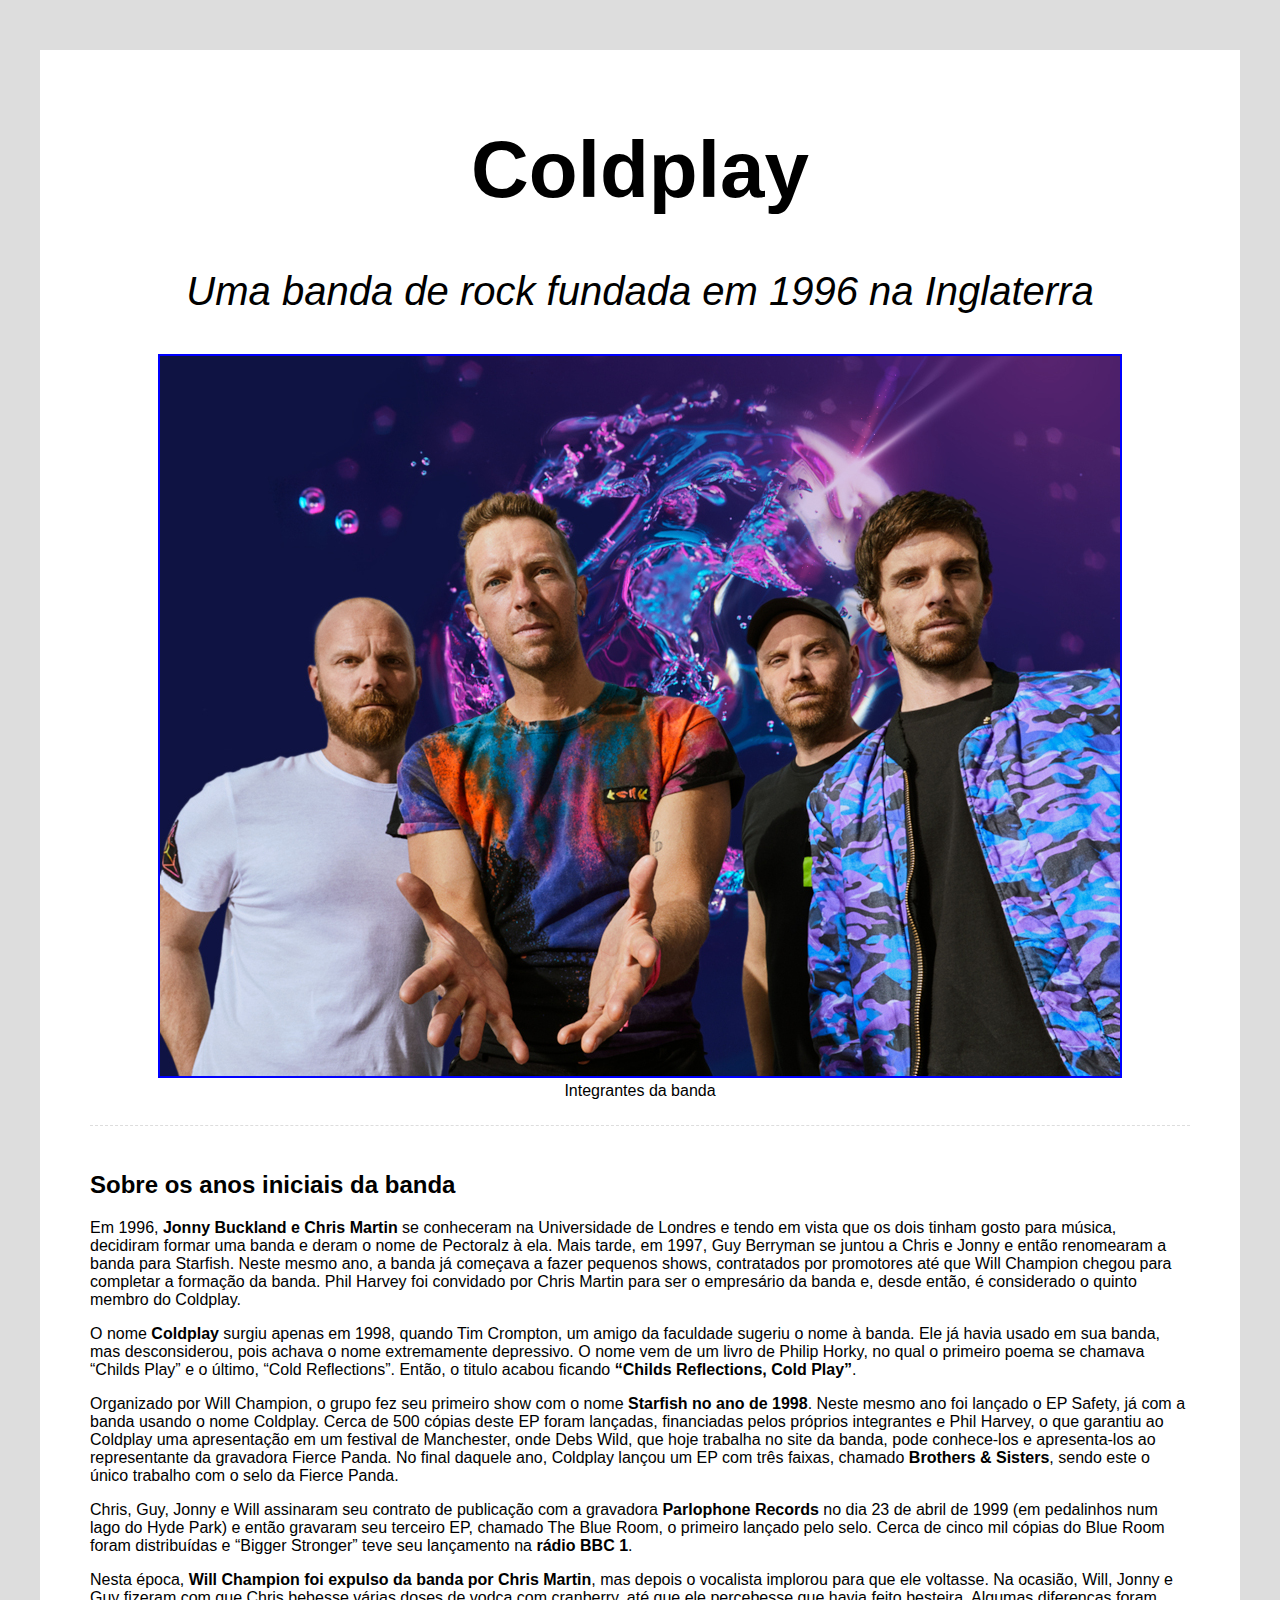
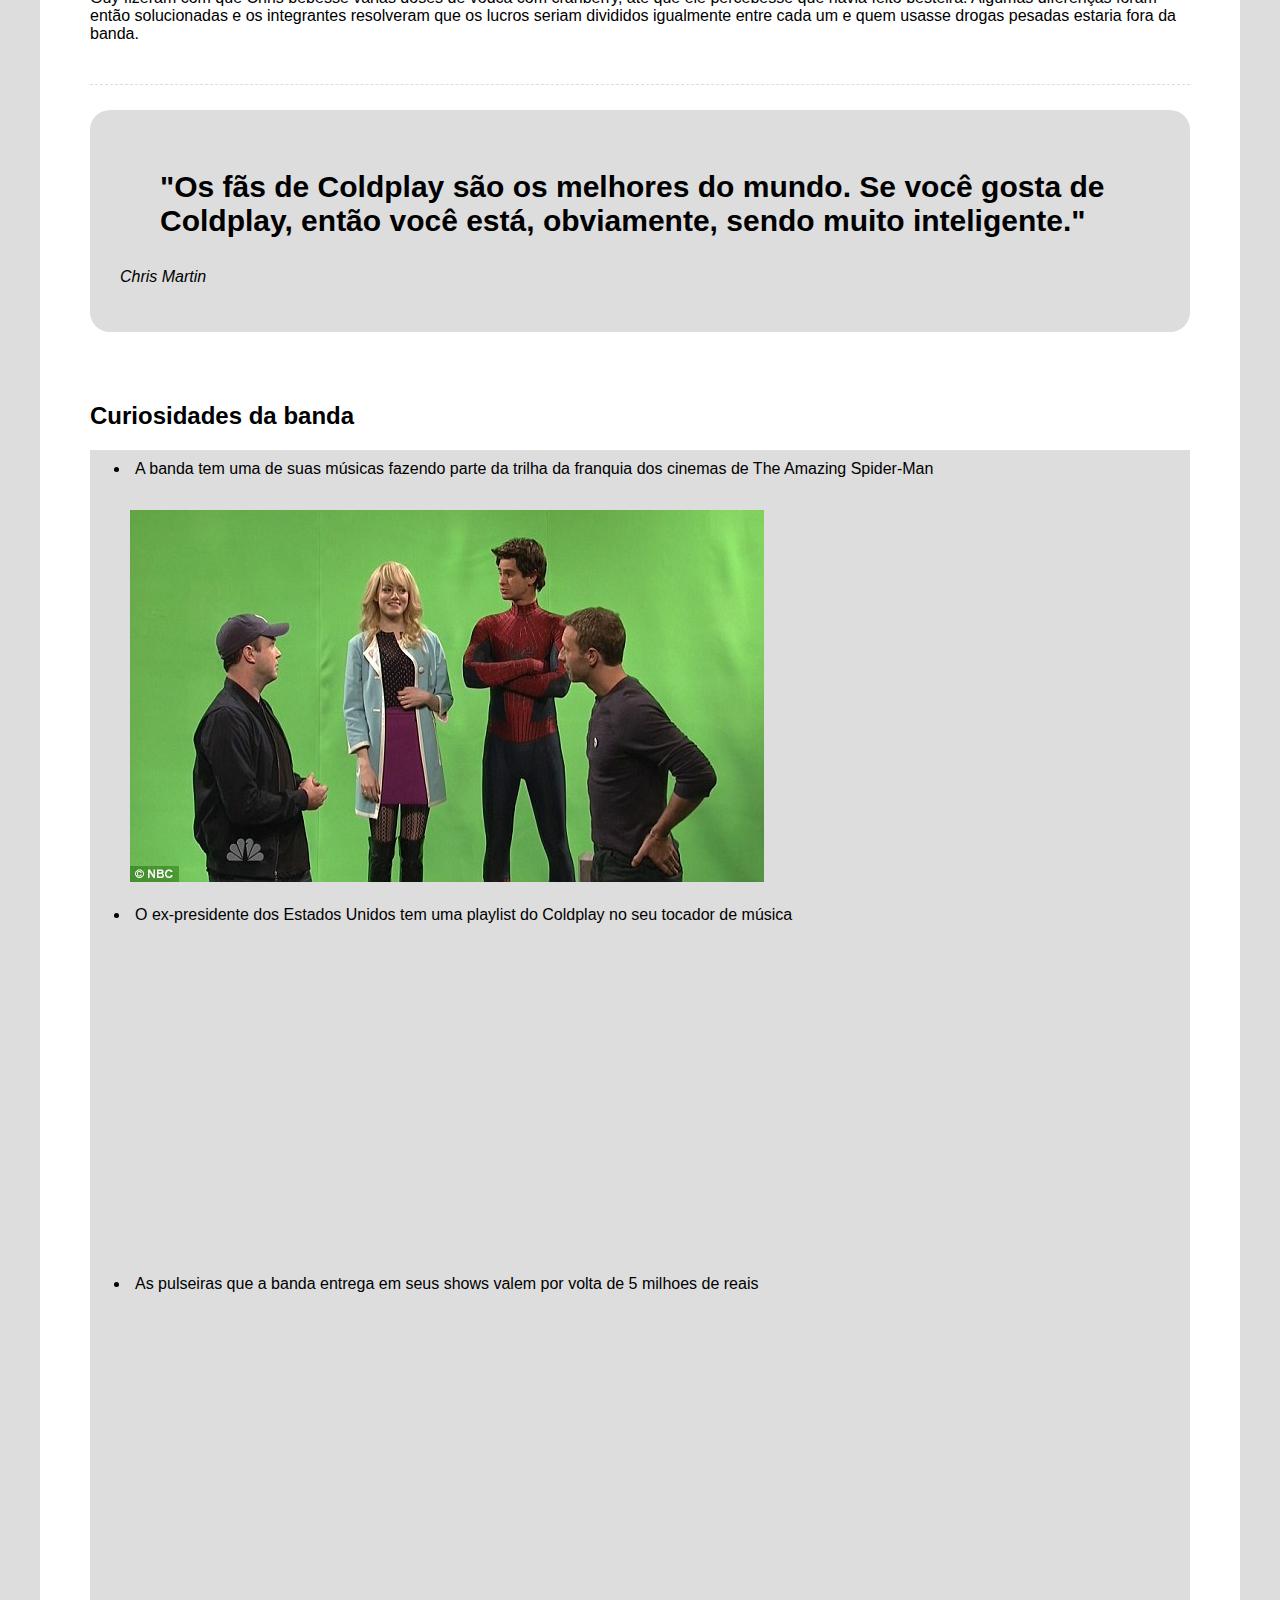
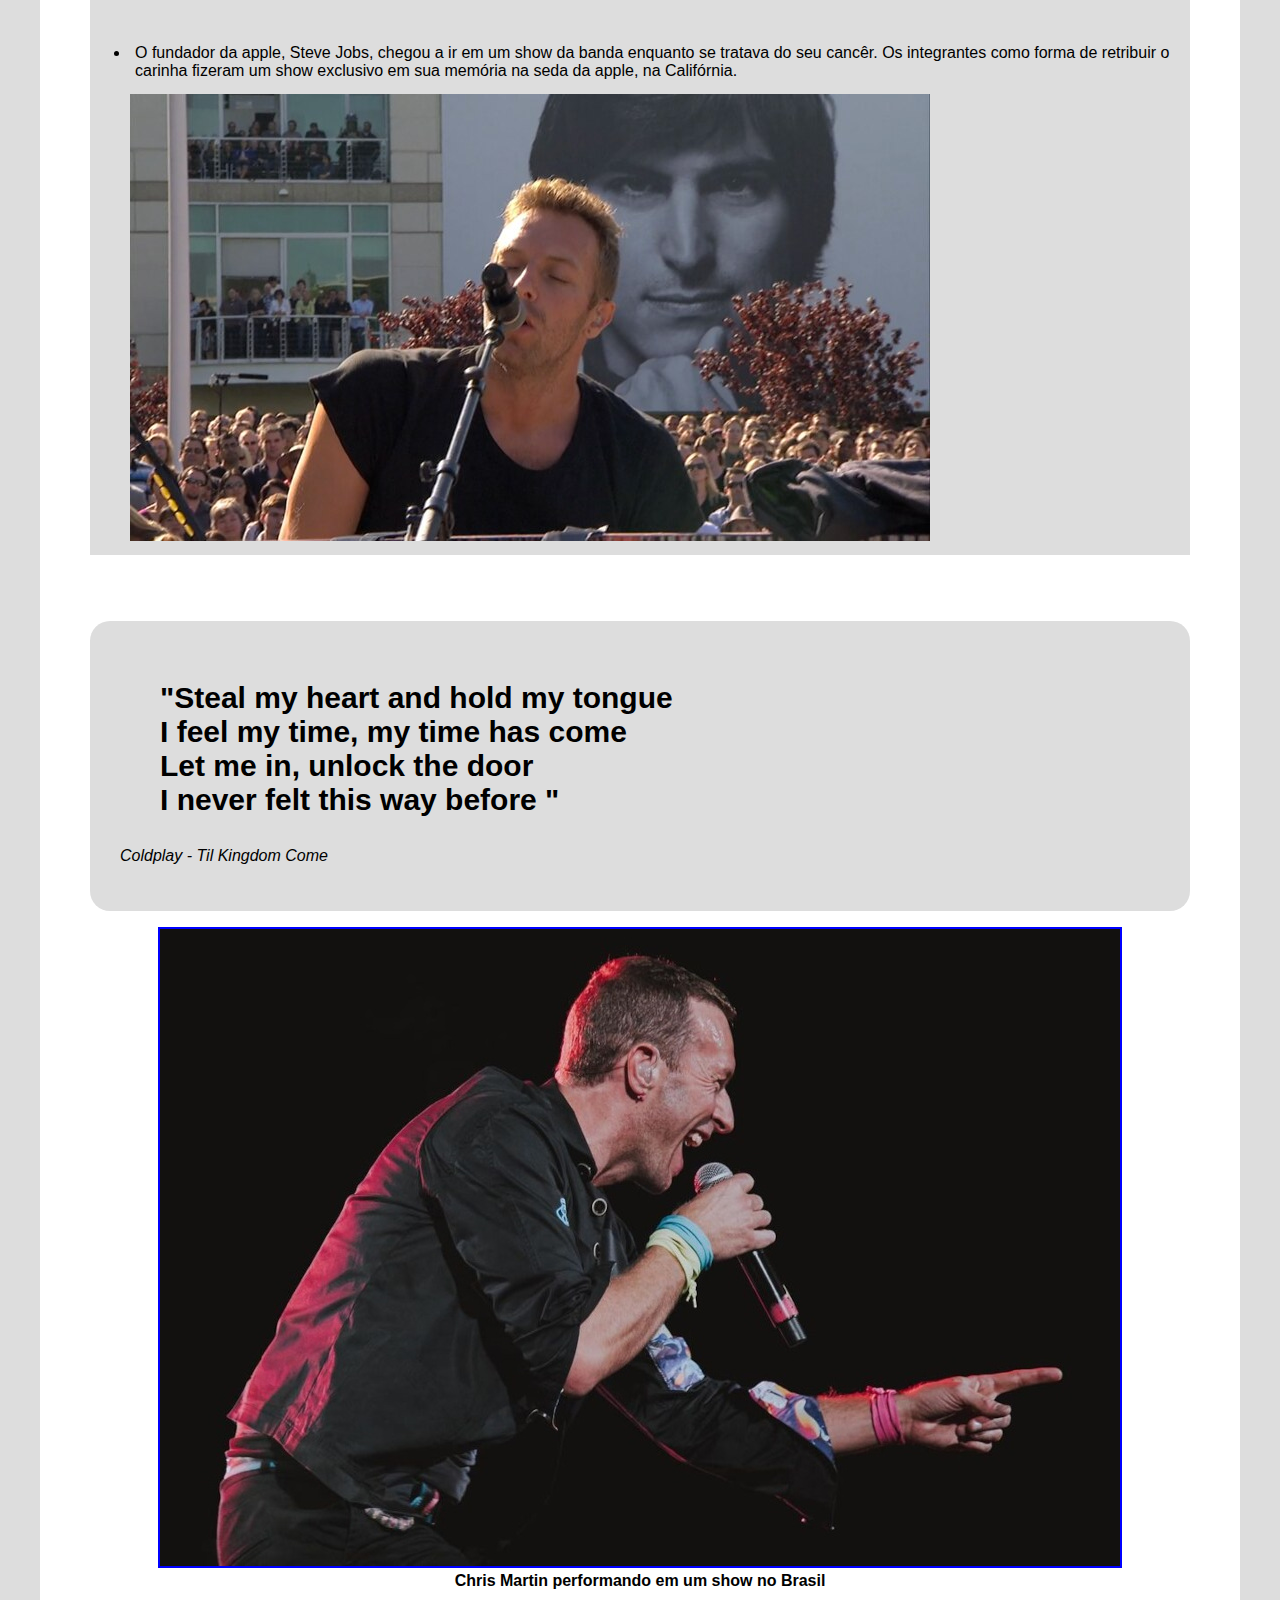
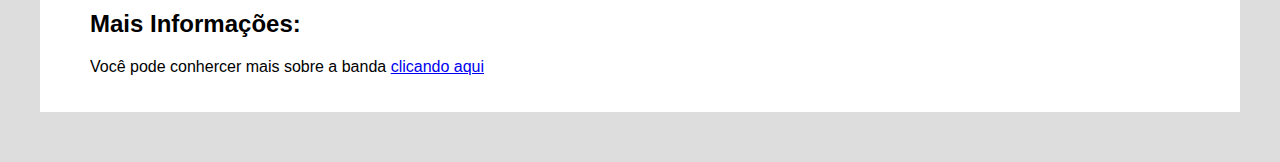
<file: PROJETO1-TRIBUTO/index.html>
<!DOCTYPE html>
<html lang="pt-br">
<head>
    <meta charset="UTF-8">
    <meta name="viewport" content="width=device-width, initial-scale=1.0">
    <title>Página de Tributo: Coldplay</title>
    <link rel="stylesheet" href="css/style.css">
</head>
<body>
    <div class="container">
        <!-- Cabeçalho -->
        <div class="header">
            <h1 class="main-title">Coldplay</h1>
            <p class="main-paragraph">Uma banda de rock fundada em 1996 na Inglaterra</p>
        </div>
        <!-- Imagem de destaque -->
        <div class="featured-image">
            <figure>
                <img class="img-band" src="img/BAND-PHOTO.jpg" alt="Foto em grupo da banda Coldplay">   
                <figcaption>Integrantes da banda</figcaption>
            </figure>
        </div>
        <!-- Bioagrafias -->
        <div class="biography-container">
            <h2>Sobre os anos iniciais da banda</h2>
            <p>Em 1996, <span class="bold">Jonny Buckland e Chris Martin</span> se conheceram na Universidade de Londres e tendo em vista que os dois tinham gosto para música, decidiram formar uma banda e deram o nome de Pectoralz à ela. Mais tarde, em 1997, Guy Berryman se juntou a Chris e Jonny e então renomearam a banda para Starfish. Neste mesmo ano, a banda já começava a fazer pequenos shows, contratados por promotores até que Will Champion chegou para completar a formação da banda. Phil Harvey foi convidado por Chris Martin para ser o empresário da banda e, desde então, é considerado o quinto membro do Coldplay.</p>
            <p>
                O nome <span class="bold">Coldplay</span> surgiu apenas em 1998, quando Tim Crompton, um amigo da faculdade sugeriu o nome à banda. Ele já havia usado em sua banda, mas desconsiderou, pois achava o nome extremamente depressivo. O nome vem de um livro de Philip Horky, no qual o primeiro poema se chamava “Childs Play” e o último, “Cold Reflections”. Então, o titulo acabou ficando <span class="bold">“Childs Reflections, Cold Play”</span>.
            </p>

            <p>
                Organizado por Will Champion, o grupo fez seu primeiro show com o nome <span class="bold">Starfish no ano de 1998</span>. Neste mesmo ano foi lançado o EP Safety, já com a banda usando o nome Coldplay. Cerca de 500 cópias deste EP foram lançadas, financiadas pelos próprios integrantes e Phil Harvey, o que garantiu ao Coldplay uma apresentação em um festival de Manchester, onde Debs Wild, que hoje trabalha no site da banda, pode conhece-los e apresenta-los ao representante da gravadora Fierce Panda. No final daquele ano, Coldplay lançou um EP com três faixas, chamado <span class="bold">Brothers & Sisters</span>, sendo este o único trabalho com o selo da Fierce Panda.
            </p>

            <p>
                Chris, Guy, Jonny e Will assinaram seu contrato de publicação com a gravadora <span class="bold">Parlophone Records</span> no dia 23 de abril de 1999 (em pedalinhos num lago do Hyde Park) e então gravaram seu terceiro EP, chamado The Blue Room, o primeiro lançado pelo selo. Cerca de cinco mil cópias do Blue Room foram distribuídas e “Bigger Stronger” teve seu lançamento na <span class="bold">rádio BBC 1</span>.
            </p>
            <p>
                Nesta época, <span class="bold">Will Champion foi expulso da banda por Chris Martin</span>, mas depois o vocalista implorou para que ele voltasse. Na ocasião, Will, Jonny e Guy fizeram com que Chris bebesse várias doses de vodca com cranberry, até que ele percebesse que havia feito besteira. Algumas diferenças foram então solucionadas e os integrantes resolveram que os lucros seriam divididos igualmente entre cada um e quem usasse drogas pesadas estaria fora da banda.
            </p>
        </div>
        <!-- Container de citação -->
        <div class="quotes-container">
            <blockquote>
                "Os fãs de Coldplay são os melhores do mundo. Se você gosta de Coldplay, então você está, obviamente, sendo muito inteligente."
            </blockquote>
            <p>Chris Martin</p>
        </div>
            <!-- Curiosidades -->
            <div class="curiosities-container">
                <h2>Curiosidades da banda</h2>
                <ul class="list">
                    <li>A banda tem uma de suas músicas fazendo parte da trilha da franquia dos cinemas de The Amazing Spider-Man</li>
                    <img src="img/chris-martin-spider-man.jpg" alt="Chris Martin Andrew Garfield Emma Stone">
                    <li>O ex-presidente dos Estados Unidos tem uma playlist do Coldplay no seu tocador de música</li>
                    <iframe width="560" height="315" src="https://www.youtube.com/embed/C1BPy-NqA5A?si=llD72Dvyy7KcnR8W" title="YouTube video player" frameborder="0" allow="accelerometer; autoplay; clipboard-write; encrypted-media; gyroscope; picture-in-picture; web-share" allowfullscreen></iframe>
                    <li>As pulseiras que a banda entrega em seus shows valem por volta de 5 milhoes de reais</li>
                    <iframe width="560" height="315" src="https://www.youtube.com/embed/xqDnpLpQU_Q?si=f5b7ESD0vJU7JH3D" title="YouTube video player" frameborder="0" allow="accelerometer; autoplay; clipboard-write; encrypted-media; gyroscope; picture-in-picture; web-share" allowfullscreen></iframe>
                    <li>O fundador da apple, Steve Jobs, chegou a ir em um show da banda enquanto se tratava do seu cancêr. Os integrantes como forma de retribuir o carinha fizeram um show exclusivo em sua memória na seda da apple, na Califórnia.</li>
                    <img src="img/SteveJobsColdplay.jpg" alt="Coldplay Memorial">
                    
                </ul>
            </div>
            <!-- Citação -->
            <div class="quotes-container">
                <blockquote>
                    "Steal my heart and hold my tongue <br>
                    I feel my time, my time has come <br>
                    Let me in, unlock the door <br>
                    I never felt this way before "<br>
                </blockquote>
                <p>Coldplay - Til Kingdom Come</p>
            </div>
            <!-- Segunda imagem -->
            <div class="img-bold">
                <figure>
                    <img class="img-band" src="img/CHRIS-MARTIN.jpg" alt="Vocalista do Coldplay">
                    <figcaption>Chris Martin performando em um show no Brasil</figcaption>
                </figure>
            </div>
        <!-- Mais Informações -->
        <div class="moreinfo-container">
            <h2>Mais Informações:</h2>
            <p>Você pode conhercer mais sobre a banda <a href="https://coldplaybrasil.com/" target="_blank">clicando aqui</a></p>
        </div>
    </div>
</body>
</html>
</file>
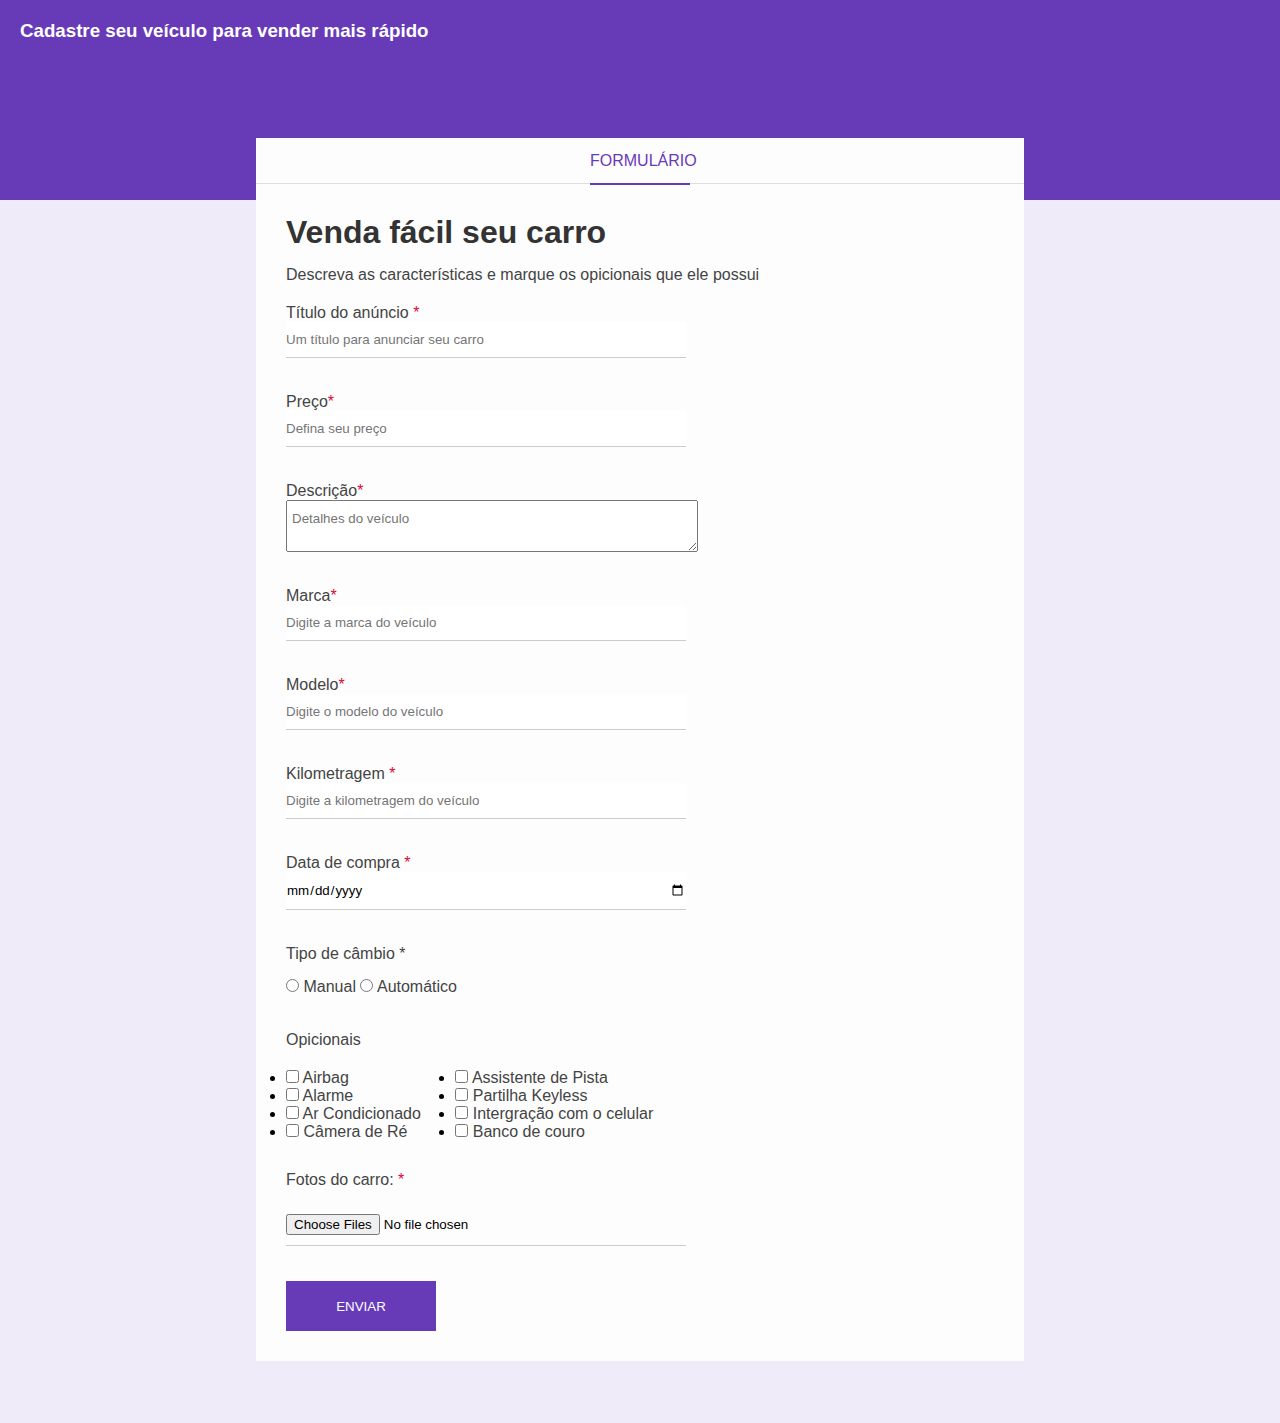
<file: PROJETO2-FORM/index.html>
<!DOCTYPE html>
<html lang="pt-br">

<head>
    <meta charset="UTF-8">
    <meta name="viewport" content="width=device-width, initial-scale=1.0">
    <title>Venda seu carro</title>
    <link rel="stylesheet" href="css/styles.css">
</head>

<body>
    <div class="container">
        <div class="header">
            <h3>Cadastre seu veículo para vender mais rápido</h3>
        </div>
        <div class="form-container">
            <div class="form-header">
                <p>Formulário</p>
            </div>
            <div class="form-body">
                <h1 class="form-title">Venda fácil seu carro</h1>
                <p>Descreva as características e marque os opicionais que ele possui</p>
                <form>
                    <div class="box-input">
                        <label for="title">Título do anúncio <span class="required-field">*</span></label>
                        <input type="text" name="title" id="title" class="block"
                            placeholder="Um título para anunciar seu carro" minlength="1" maxlength="30" required>
                    </div>
                    <div class="box-input">
                        <label for="price">Preço<span class="required-field">*</span></label>
                        <input type="number" name="price" id="title" class="block" placeholder="Defina seu preço"
                            required>
                    </div>
                    <div class="box-input">
                        <label for="description">Descrição<span class="required-field">*</span></label>
                        <textarea name="description" id="description" class="block"
                            placeholder="Detalhes do veículo"></textarea>
                    </div>
                    <div class="box-input">
                        <label for="brand">Marca<span class="required-field">*</span></label>
                        <input type="text" name="brand" id="block" class="block" placeholder="Digite a marca do veículo"
                            required>
                    </div>
                    <div class="box-input">
                        <label for="model">Modelo<span class="required-field">*</span></label>
                        <input type="text" name="model" id="model" class="block"
                            placeholder="Digite o modelo do veículo" required>
                    </div>
                    <div class="box-input">
                        <label for="mileage">Kilometragem <span class="required-field">*</span></label>
                        <input type="number" name="mileage" id="mileage" class="block "
                            placeholder="Digite a kilometragem do veículo" required>
                    </div>
                    <div class="box-input">
                        <label for="purchase_date">Data de compra <span class="required-field">*</span></label>
                        <input type="date" name="purchase_date" id="purchase_date" class="block" required>
                    </div>
                    <div class="box-input">
                        <p>Tipo de câmbio <span class="required-fied">*</span></p>
                        <input type="radio" name="gear" id="manual">
                        <label for="manual">Manual</label>
                        <input type="radio" name="gear" id="auto">
                        <label for="auto">Automático</label>
                    </div>
                    <div class="optional-box">
                        <p>Opicionais</p>
                        <ul class="optionals-list">
                            <li>
                                <input type="checkbox" name="optional[]" id="airbag" value="airbag">
                                <label for="airbag">Airbag</label>
                            </li>
                            <li>
                                <input type="checkbox" name="optional[]" id="alarm" value="alarm">
                                <label for="alarm">Alarme</label>
                            </li>
                            <li>
                                <input type="checkbox" name="optional[]" id="ac" value="ac">
                                <label for="ac">Ar Condicionado</label>
                            </li>
                            <li>
                                <input type="checkbox" name="optional[]" id="reverse_camera" value="reverse_camera">
                                <label for="reverse_camera">Câmera de Ré</label>
                            </li>
                        </ul>

                    </div>
                    <div class="optional-box">
                        <ul class="optionals-list">
                            <li>
                                <input type="checkbox" name="optional[]" id="lane_assist" value="lane_assist">
                                <label for="lane_assist">Assistente de Pista</label>
                            </li>
                            <li>
                                <input type="checkbox" name="optional[]" id="keyless" value="keyless">
                                <label for="keyless">Partilha Keyless</label>
                            </li>
                            <li>
                                <input type="checkbox" name="optional[]" id="smartphone" value="smartphone">
                                <label for="smartphone">Intergração com o celular</label>
                            </li>
                            <li>
                                <input type="checkbox" name="optional[]" id="leather_seat" value="leather_seat">
                                <label for="leather_seat">Banco de couro</label>
                            </li>
                        </ul>
                    </div>
                    <div class="box-input">
                        <p>Fotos do carro: <span class="required-field">*</span></p>
                        <input 
                        type="file"
                        multiple
                        accept="image/png, image/jpg"
                        id="images"
                        name="images"
                        required
                        >

                    </div>
                    <input type="submit" value="Enviar" class="btn-submit">
                </form>
            </div>
        </div>
    </div>
</body>

</html>
</file>
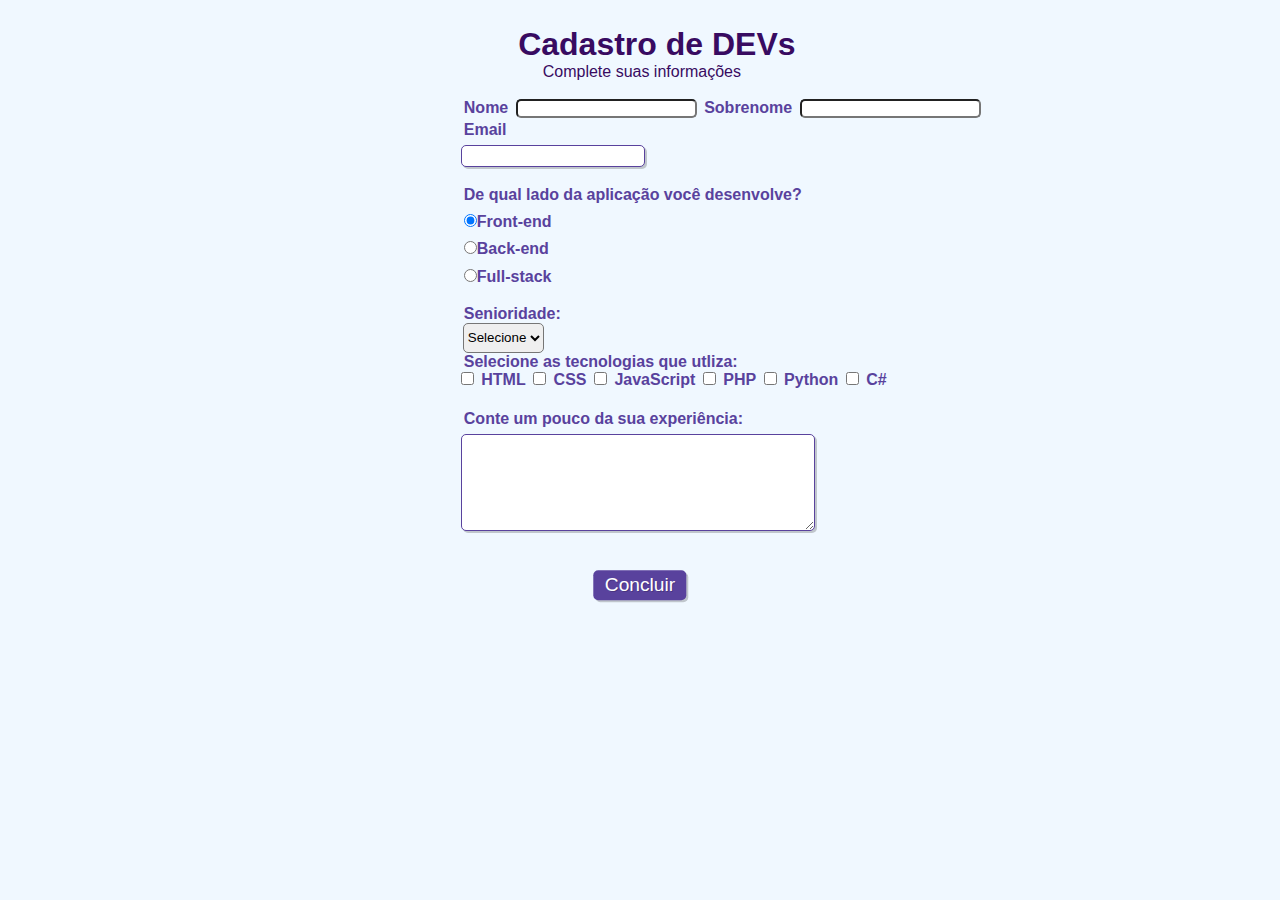
<file: PROJETO2.1-FORM/index.html>
<!DOCTYPE html>
<html lang="pt-br">

<head>
    <meta charset="UTF-8">
    <meta name="viewport" content="width=device-width, initial-scale=1.0">
    <title>Cadastro</title>
    <link rel="stylesheet" href="css/style.css">
</head>

<body>

    <div>
        <h1 id="titulo">Cadastro de DEVs</h1>
        <p id="subtitulo">Complete suas informações</p>
        <br>
    </div>
    
    <form>
        <fieldset class="grupo">
            <div>
                <label for="nome">Nome</label>
                <input type="text" name="nome" id="nome">
            
                <label for="sobrenome">Sobrenome</label>
                <input type="text" name="sobrenome" id="sobrenome">
            </div>
        </fieldset>

        <div class="campo">
            <label for="email">Email</label>
            <input type="email" name="email" id="email">
        </div>

        <div class="campo">
            <label>De qual lado da aplicação você desenvolve?</label>
            <label for="frontend">
                <input 
                type="radio" 
                name="devweb" 
                value="frontend"
                checked
                >Front-end
            </label>
            <label for="backend">
                <input 
                type="radio"
                name="devweb"
                value="backend"
                >Back-end
            </label>
            <label for="fullstack">
                <input 
                type="radio"
                name="devweb"
                value="fulstack"
                >Full-stack
            </label>
        </div>
        <div>
            <label for="senioridade">Senioridade: <br></label>
            <select id="senioridade">
                <option selected disabled value="">Selecione</option>
                <option value="junior">Junior</option>
                <option value="pleno">Pleno</option>
                <option value="senior">Senior</option>
            </select>
        </div>

        <fieldset class="grupo">
            <div id="check">
                <label>Selecione as tecnologias que utliza: <br></label>
                <input type="checkbox" name="tecnologia1" id="tecnologia1" value="HTML">
                <label for="tecnologia1">HTML</label>
                <input type="checkbox" name="tecnologia2" id="tecnologia2">
                <label for="tecnologia2">CSS</label>
                <input type="checkbox" name="tecnologia3" id="tecnologia3">
                <label for="tecnologia3">JavaScript</label>
                <input type="checkbox" name="tecnologia4" id="tecnologia4">
                <label for="tecnologia4">PHP</label>
                <input type="checkbox" name="tecnologia5" id="tecnologia5">
                <label for="tecnologia5">Python</label>
                <input type="checkbox" name="tecnologia6" id="tecnologia6">
                <label for="tecnologia6">C#</label>

            </div>
        </fieldset>
        
        <div class="campo">
            <br>
            <label for="">Conte um pouco da sua experiência: <br></label>
            <textarea name="experiencia" id="experiencia" rows="6"></textarea>
        </div>

        <button class="btn" type="submit">Concluir</button>
    </form>
    
</body>

</html>
</file>
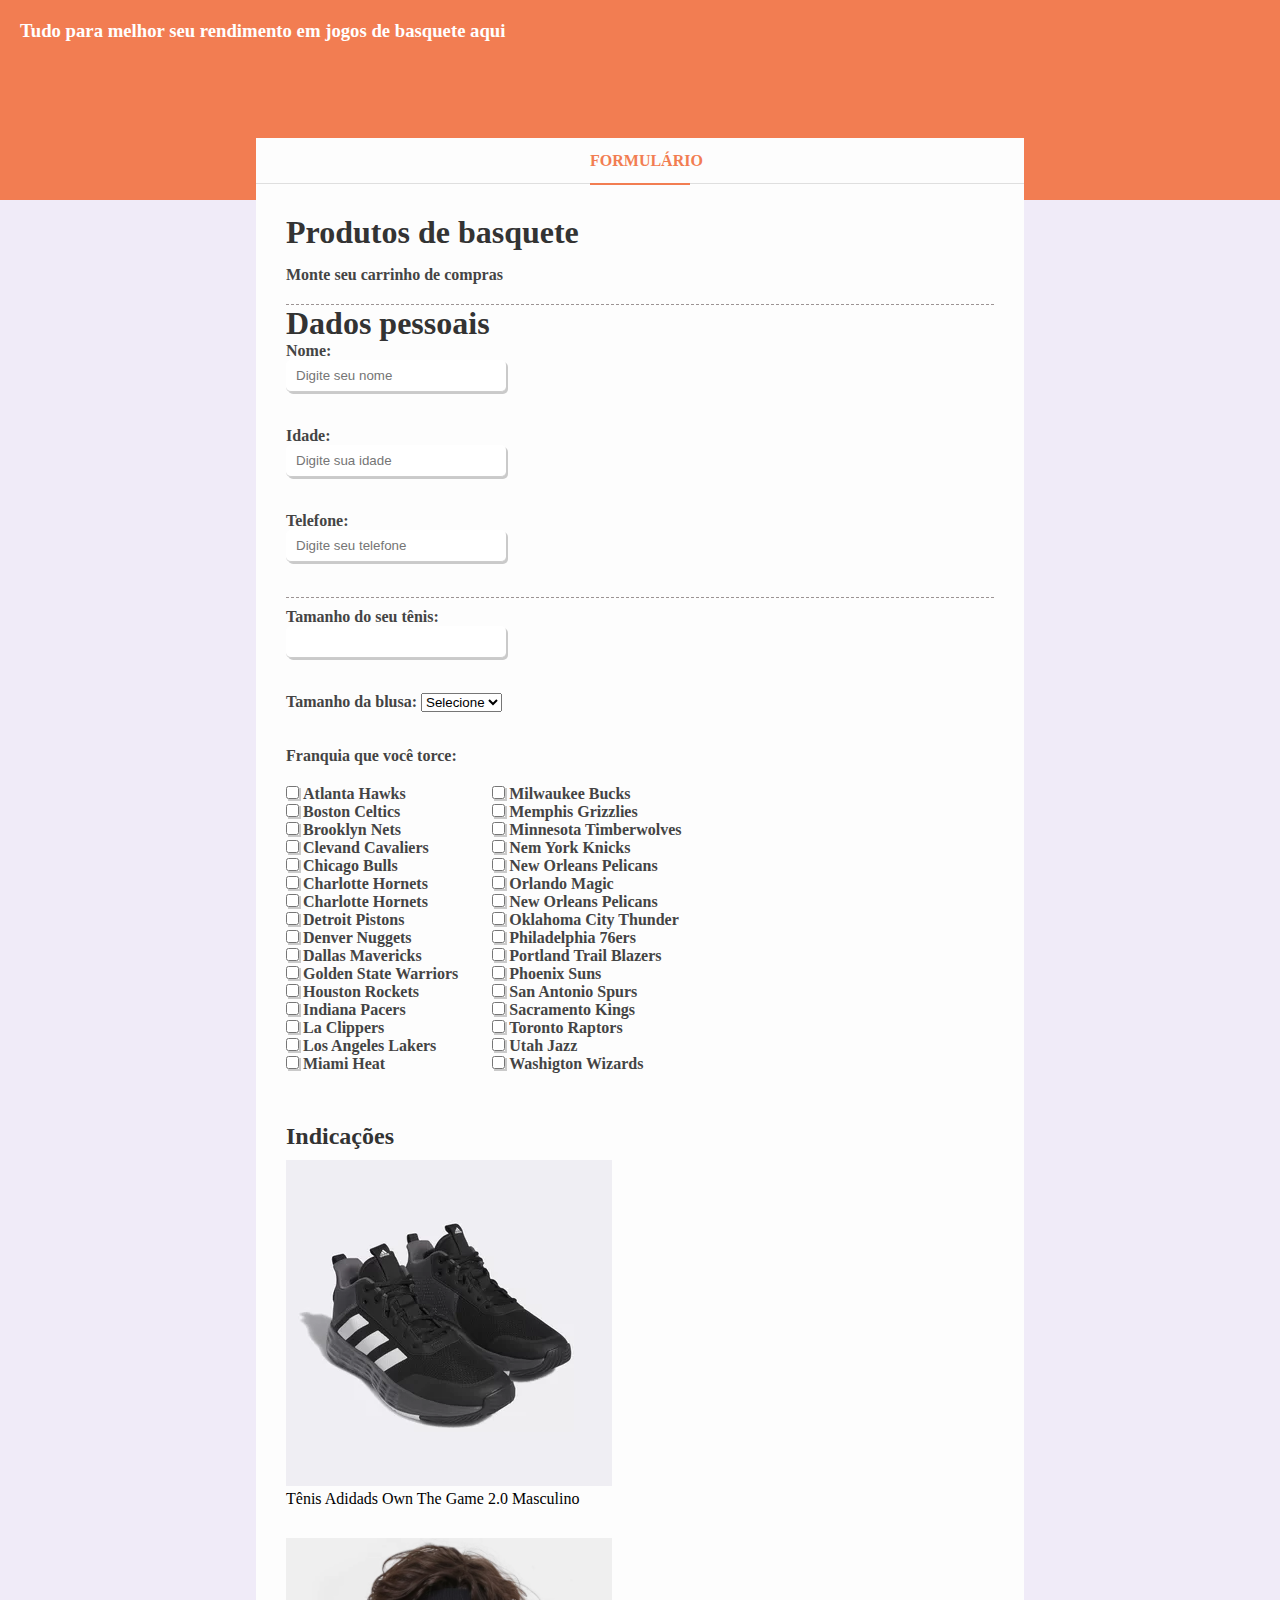
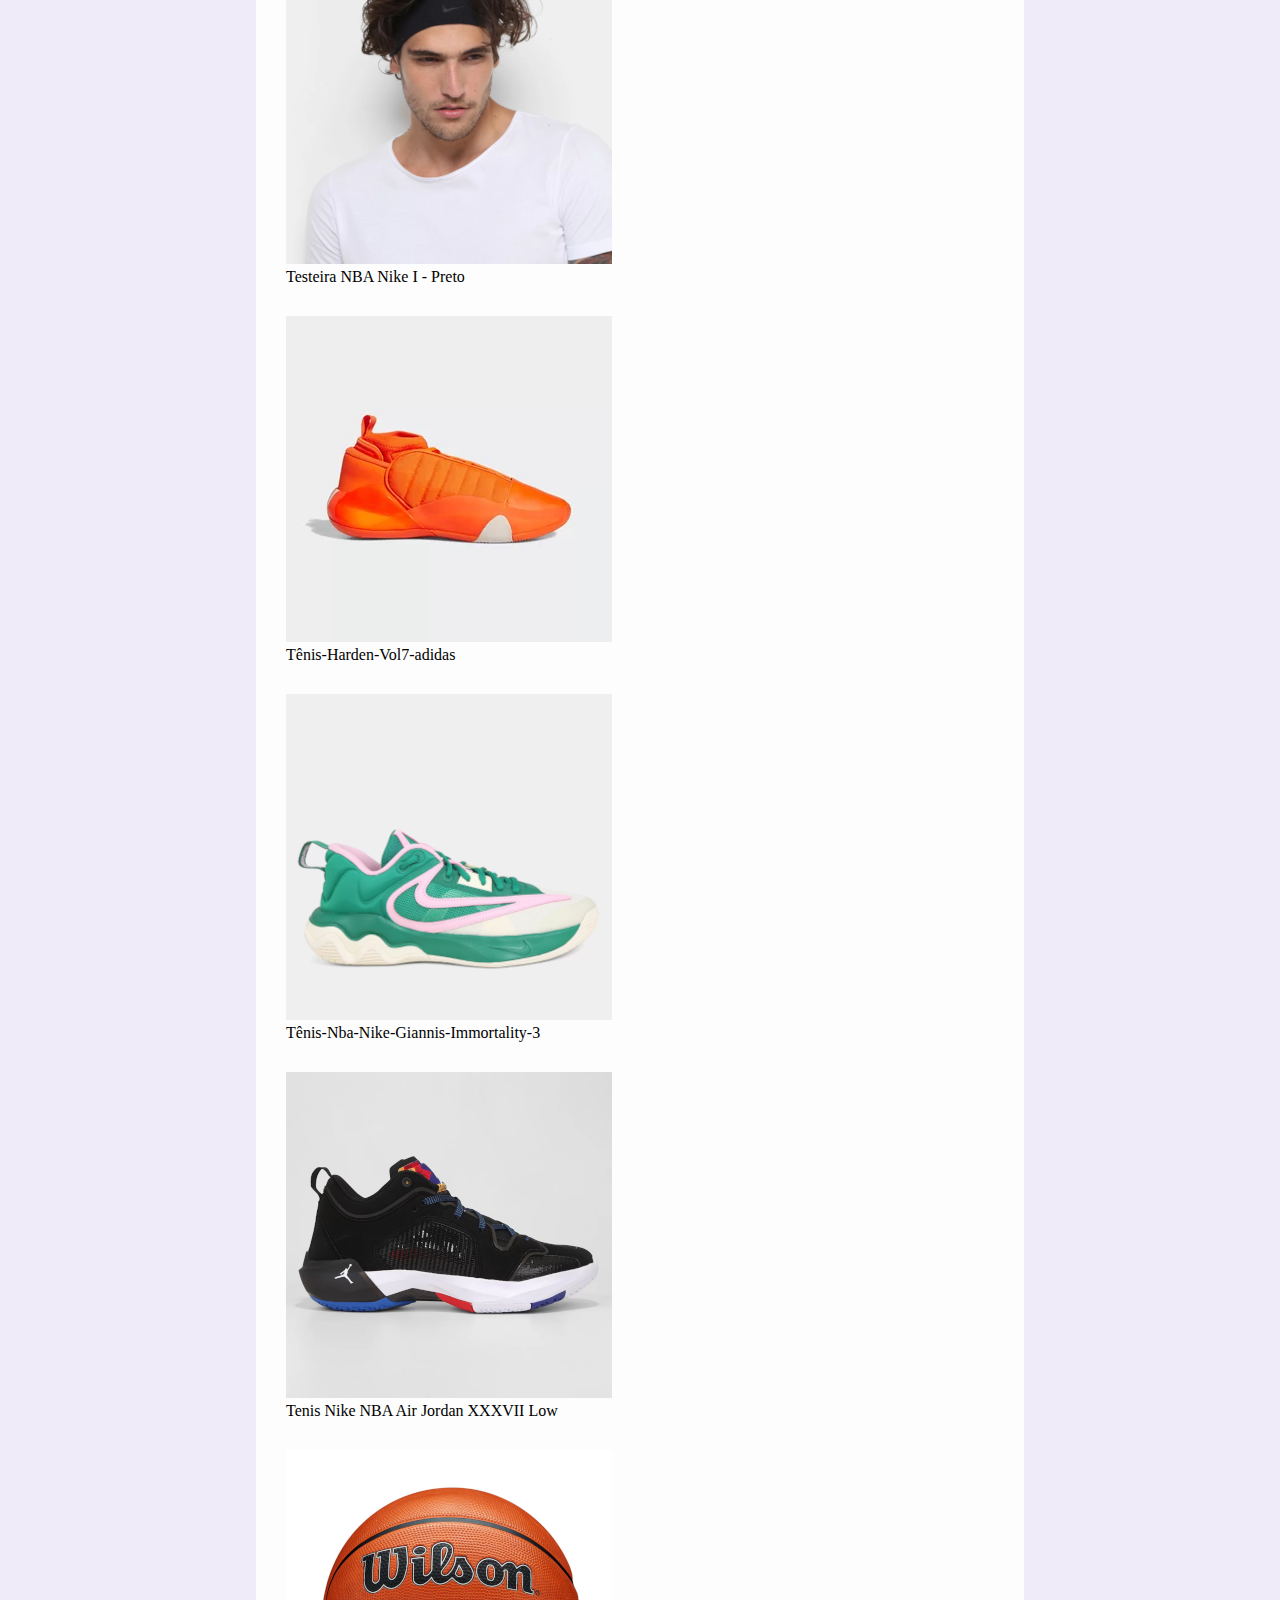
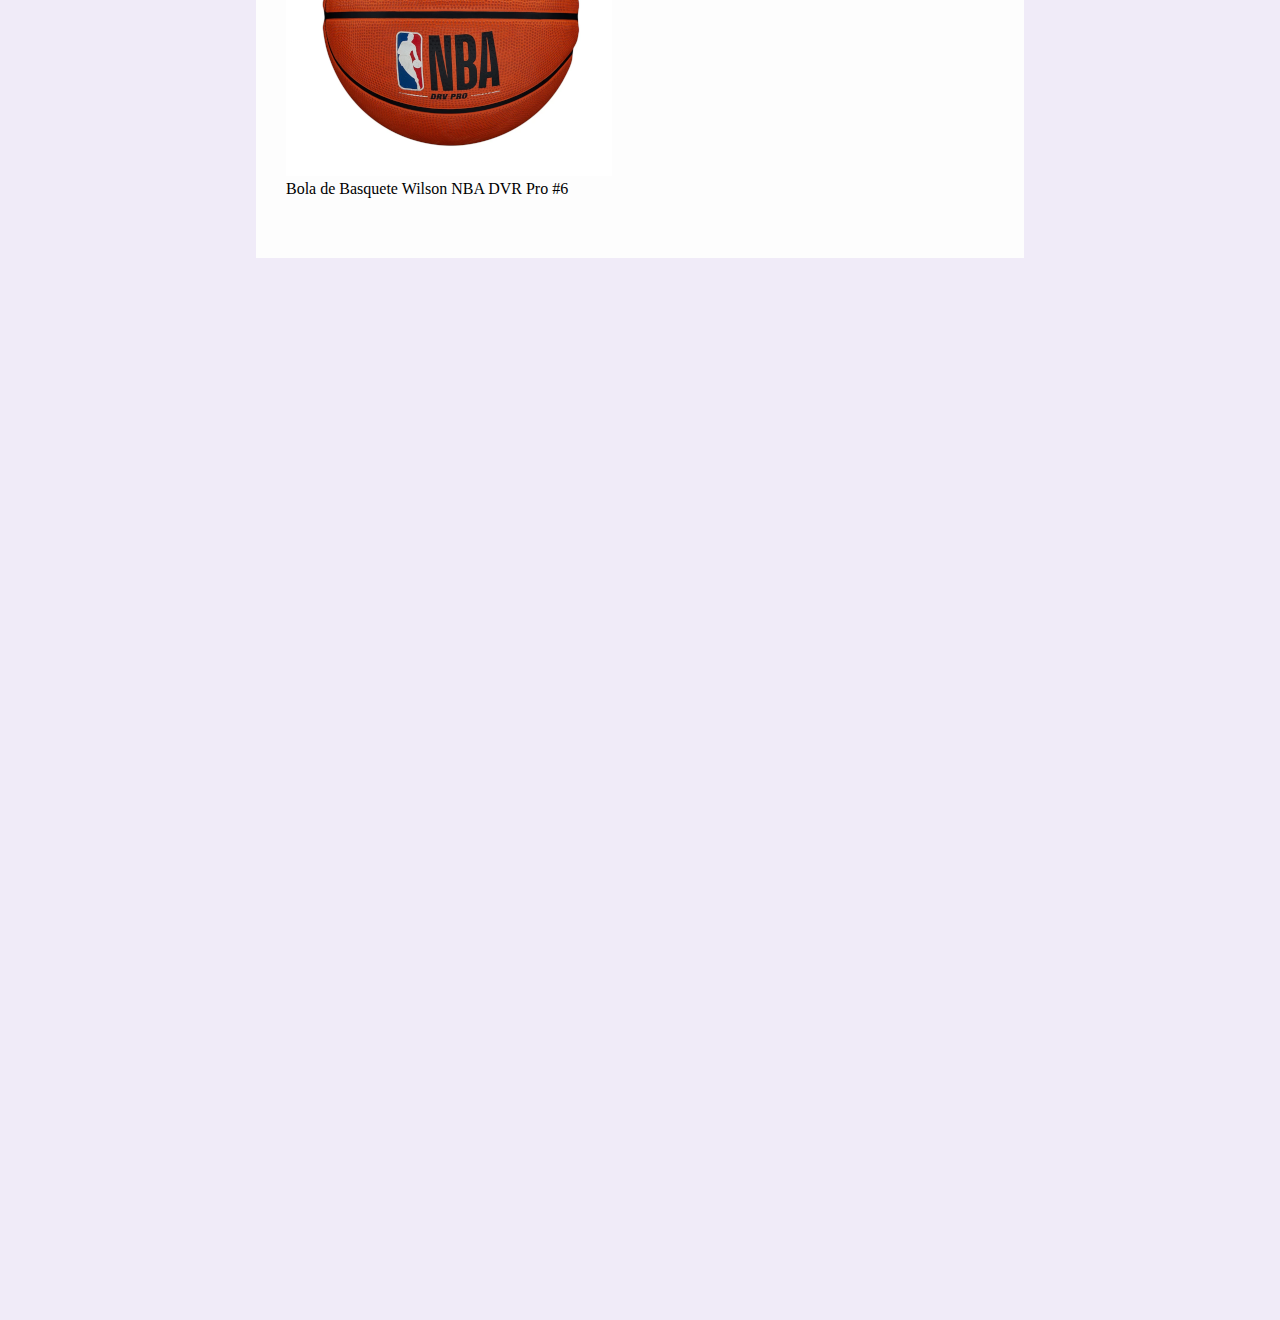
<file: PROJETO2.2-FORM/index.html>
<!DOCTYPE html>
<html lang="pt-br">
<head>
    <meta charset="UTF-8">
    <meta name="viewport" content="width=device-width, initial-scale=1.0">
    <title>Venda de artigos de basquete</title>
    <link rel="stylesheet" href="css/style.css">
</head>
<body>
    <div class="container">
        <div class="header">
            <h3>Tudo para melhor seu rendimento em jogos de basquete aqui</h1>
        </div>
        <div class="form-container">
            <div class="form-header">
                <p>Formulário</p>
            </div>
            <div class="form-body">
                <h1 class="form-title">Produtos de basquete</h1>
                <p>Monte seu carrinho de compras</p>
                <form>
                    <div class="register-title">
                        <h1 class="data">Dados pessoais</h1>
                    
                        <div class="box-input">
                            <label for="name">Nome: </label>
                            <input 
                            type="text" 
                            name="name" 
                            class="block" 
                            placeholder="Digite seu nome"
                            id="name">
                        </div>
                        <div class="box-input">
                            <label for="age">Idade: </label>
                            <input 
                            type="number" 
                            name="age" 
                            class="block" 
                            placeholder="Digite sua idade"
                            id="age">
                        </div>
                        <div class="box-input">
                            <label for="Telefone">Telefone: </label>
                            <input 
                            type="text"
                            name="Telefone"
                            class="block"
                            placeholder="Digite seu telefone"
                            id="telefone">
                        </div>
                    </div>
                    <div class="choice-products">
                        <div class="box-input">
                            <label for="boots-size">Tamanho do seu tênis:</label>
                            <input 
                            type="number" 
                            name="boots-size" 
                            class="block" 
                            id="boots-size">
                        </div>
                        <div class="box-input">
                            <label for="shirt-size">Tamanho da blusa:</label>
                            <select name="shirt-size" id="shirt-size">
                                <option selected disabled value="">Selecione</option>
                                <option value="pp">PP</option>
                                <option value="p">P</option>
                                <option value="m">M</option>
                                <option value="g">G</option>
                                <option value="gg">GG</option>
                                <option value="xg">XG</option>
                                <option value="xgg">XGG</option>
                            </select>
                        </div>
                        <p>Franquia que você torce:</p>
                        <div class="optional-box">
                            <ul class="list-franchises">
                                <li>
                                    <input type="checkbox" name="optional[]" id="atlanta_hawks" value="atlanta_hawks">
                                    <label for="atlanta_hawks">Atlanta Hawks</label>
                                </li>
                                <li>
                                    <input type="checkbox" name="optional[]" id="boston_celtics" value="boston_celtics">
                                    <label for="boston_celtics">Boston Celtics</label>
                                </li>
                                <li>
                                    <input type="checkbox" name="optional[]" id="brooklyn_nets" value="brooklyn_nets">
                                    <label for="brooklyn_nets">Brooklyn Nets</label>
                                </li>
                                <li>
                                    <input type="checkbox" name="optional[]" id="clevand_cavaliers" value="clevand_cavaliers">
                                    <label for="clevand_cavaliers">Clevand Cavaliers</label>
                                </li>
                                <li>
                                    <input type="checkbox" name="optional[]" id="chicago_buls" value="chicago_buls">
                                    <label for="chicago_buls">Chicago Bulls</label>
                                </li>
                                <li>
                                    <input type="checkbox" name="optional[]" id="charlotte_hornets" value="charlotte_hornets">
                                    <label for="charlotte_hornets">Charlotte Hornets</label>
                                </li>
                                <li>
                                    <input type="checkbox" name="optional[]" id="charlotte_hornets" value="charlotte_hornets">
                                    <label for="charlotte_hornets">Charlotte Hornets</label>
                                </li>
                                <li>
                                    <input type="checkbox" name="optional[]" id="detroit_pistons" value="detroit_pistons">
                                    <label for="detroit_pistons">Detroit Pistons</label>
                                </li>
                                <li>
                                    <input type="checkbox" name="optional[]" id="denver_nuggets" value="denver_nuggets">
                                    <label for="denver_nuggets">Denver Nuggets</label>
                                </li>
                                <li>
                                    <input type="checkbox" name="optional[]" id="dallas_mavericks" value="dallas_mavericks">
                                    <label for="dallas_mavericks">Dallas Mavericks</label>
                                </li>
                                <li>
                                    <input type="checkbox" name="optional[]" id="golden_state_warriors" value="golden_state_warriors">
                                    <label for="golden_state_warriors">Golden State Warriors</label>
                                </li>
                                <li>
                                    <input type="checkbox" name="optional[]" id="houston_rockets" value="houston_rockets">
                                    <label for="houston_rockets">Houston Rockets</label>
                                </li>
                                <li>
                                    <input type="checkbox" name="optional[]" id="indiana_pacers" value="indiana_pacers">
                                    <label for="indiana_pacers">Indiana Pacers</label>
                                </li>
                                <li>
                                    <input type="checkbox" name="optional[]" id="la_clippers" value="la_clippers">
                                    <label for="la_clippers">La Clippers</label>
                                </li>
                                <li>
                                    <input type="checkbox" name="optional[]" id="los_angeles_lakers" value="los_angeles_lakers">
                                    <label for="los_angeles_lakers">Los Angeles Lakers</label>
                                </li>
                                <li>
                                    <input type="checkbox" name="optional[]" id="miami_heat" value="miami_heat">
                                    <label for="miami_heat">Miami Heat</label>
                                </li>
                            </ul>
                        </div>
                        <div class="optional-box">
                            <ul class="list-franchises">
                                <li>
                                    <input type="checkbox" name="optional[]" id="milwaukee_bucks" value="milwaukee_bucks">
                                    <label for="milwaukee_bucks">Milwaukee Bucks</label>
                                </li>
                                <li>
                                    <input type="checkbox" name="optional[]" id="memphis_grizzlies" value="memphis_grizzlies">
                                    <label for="memphis_grizzlies">Memphis Grizzlies</label>
                                </li>
                                <li>
                                    <input type="checkbox" name="optional[]" id="minnesota_timberwolves" value="minnesota_timberwolves">
                                    <label for="minnesota_timberwolves">Minnesota Timberwolves</label>
                                </li>
                                <li>
                                    <input type="checkbox" name="optional[]" id="new_york_knicks" value="new_york_knicks">
                                    <label for="new_york_knicks">Nem York Knicks</label>
                                </li>
                                <li>
                                    <input type="checkbox" name="optional[]" id="Nem Orleans Pelicans" value="Nem Orleans Pelicans">
                                    <label for="Nem Orleans Pelicans">New Orleans Pelicans</label>
                                </li>
                                <li>
                                    <input type="checkbox" name="optional[]" id="orlando_magic" value="orlando_magic">
                                    <label for="orlando_magic">Orlando Magic</label>
                                </li>
                                <li>
                                    <input type="checkbox" name="optional[]" id="oklahoma_city_thunder" value="oklahoma_city_thunder">
                                    <label for="oklahoma_city_thunder">New Orleans Pelicans</label>
                                </li>
                                <li>
                                    <input type="checkbox" name="optional[]" id="oklahoma_city_thunder" value="oklahoma_city_thunder">
                                    <label for="oklahoma_city_thunder">Oklahoma City Thunder</label>
                                </li>
                                <li>
                                    <input type="checkbox" name="optional[]" id="philadelphia76ers" value="philadelphia76ers">
                                    <label for="philadelphia76ers">Philadelphia 76ers</label>
                                </li>
                                <li>
                                    <input type="checkbox" name="optional[]" id="portland_trail_blazers" value="portland_trail_blazers">
                                    <label for="portland_trail_blazers">Portland Trail Blazers</label>
                                </li>
                                <li>
                                    <input type="checkbox" name="optional[]" id="phoenix_suns" value="phoenix_suns">
                                    <label for="phoenix_suns">Phoenix Suns</label>
                                </li>
                                <li>
                                    <input type="checkbox" name="optional[]" id="san_antonio_spurs" value="san_antonio_spurs">
                                    <label for="san_antonio_spurs">San Antonio Spurs</label>
                                </li>
                                <li>
                                    <input type="checkbox" name="optional[]" id="sacramento_kings" value="sacramento_kings">
                                    <label for="sacramento_kings">Sacramento Kings</label>
                                </li>
                                <li>
                                    <input type="checkbox" name="optional[]" id="toronto_raptors" value="toronto_raptors">
                                    <label for="toronto_raptors">Toronto Raptors</label>
                                </li>
                                <li>
                                    <input type="checkbox" name="optional[]" id="utah_jazz" value="utah_jazz">
                                    <label for="utah_jazz">Utah Jazz</label>
                                </li>
                                <li>
                                    <input type="checkbox" name="optional[]" id="washigton_wizards" value="washigton_wizards">
                                    <label for="washigton_wizards">Washigton Wizards</label>
                                </li>
                            </ul>
                        </div>
                    </div>
                    <div class="choice-products">
                        <h2>Indicações</h2>                              
                        <div class="optional-products">
                            <a href="https://www.lojanba.com/p/tenis-adidas-own-the-game-20-masculino-preto+cinza-FB8-3807-172" target="_blank"><img src="images/own-the-game-adidads.png" alt="own-the-game"></a>
                            <figcaption><a href="https://www.lojanba.com/p/tenis-adidas-own-the-game-20-masculino-preto+cinza-FB8-3807-172">Tênis Adidads Own The Game 2.0 Masculino</a></figcaption>  
                        </div>

                        <div class="optional-products">
                            <a href="https://www.lojanba.com/p/testeira-nba-nike-i-preto-D12-9070-006" target="_blank"><img src="images/testeira-nba.png" alt="Testeira NBA Nike I - Preto"></a>
                            <figcaption><a href="https://www.lojanba.com/p/testeira-nba-nike-i-preto-D12-9070-006">Testeira NBA Nike I - Preto</a></figcaption>
                        </div>
                        <div class="optional-products">
                            <a href="https://www.lojanba.com/p/tenis-harden-vol-7-adidas-laranja+areia-FB9-2190-812" target="_blank"><img src="images/tenis-harden-vol7-adidas.png" alt="tenis-harden-vol7-adidas"></a>
                            <figcaption><a href="https://www.lojanba.com/p/tenis-harden-vol-7-adidas-laranja+areia-FB9-2190-812">Tênis-Harden-Vol7-adidas</a></figcaption>
                        </div>
                        <div class="optional-products">
                            <a href="https://www.lojanba.com/p/tenis-nba-nike-giannis-immortality-3-masculino-verde+rosa-JD8-3946-815" target="_blank"><img src="images/nikr-giannis-immortality 3.png" alt="nike-giannis-immortality"></a>
                            <figcaption><a href="https://www.lojanba.com/p/tenis-nba-nike-giannis-immortality-3-masculino-verde+rosa-JD8-3946-815">Tênis-Nba-Nike-Giannis-Immortality-3</a></figcaption>
                        </div>
                        <div class="optional-products">
                            <a href="https://www.lojanba.com/p/tenis-nike-nba-air-jordan-xxxvii-low-masculino-preto+laranja-JD8-2242-050" target="_blank"><img src="images/Tenis Nike NBA Air Jordan XXXVII Low.png" alt="Tenis Air Jordan"></a>
                            <figcaption><a href="https://www.lojanba.com/p/tenis-nike-nba-air-jordan-xxxvii-low-masculino-preto+laranja-JD8-2242-050">Tenis Nike NBA Air Jordan XXXVII Low</a></figcaption>
                        </div>
                        <div class="optional-products">
                            <a href="https://www.lojanba.com/p/bola-de-basquete-wilson-nba-dvr-pro-6-marrom-D25-3616-138" target="_blank"><img src="images/Bola de Basquete Wilson NBA DVR Pro.png" alt="Bola de basque Wilson"></a>
                            <figcaption><a href="https://www.lojanba.com/p/bola-de-basquete-wilson-nba-dvr-pro-6-marrom-D25-3616-138">Bola de Basquete Wilson NBA DVR Pro #6</a></figcaption>
                        </div>

                    </div>

                </form>

            </div>
        </div>

        
    </div>
</body>
</html>
</file>
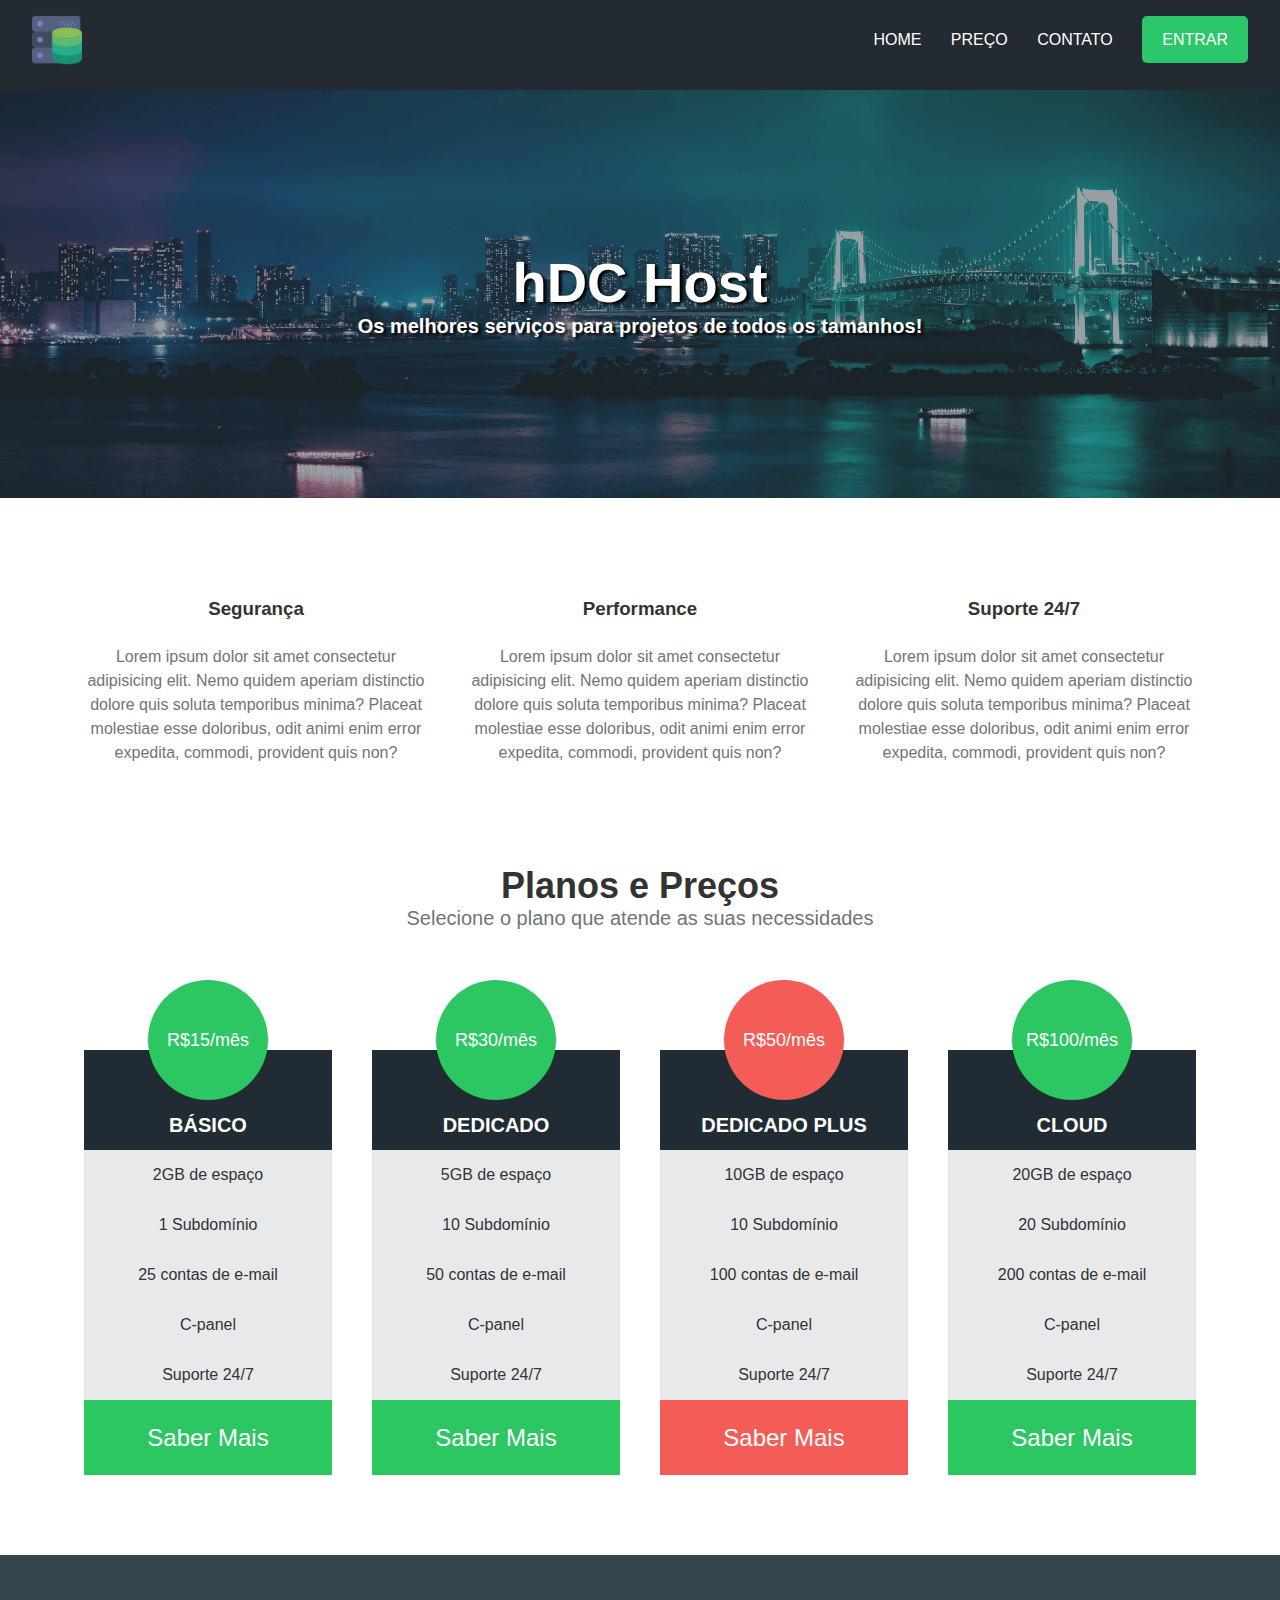
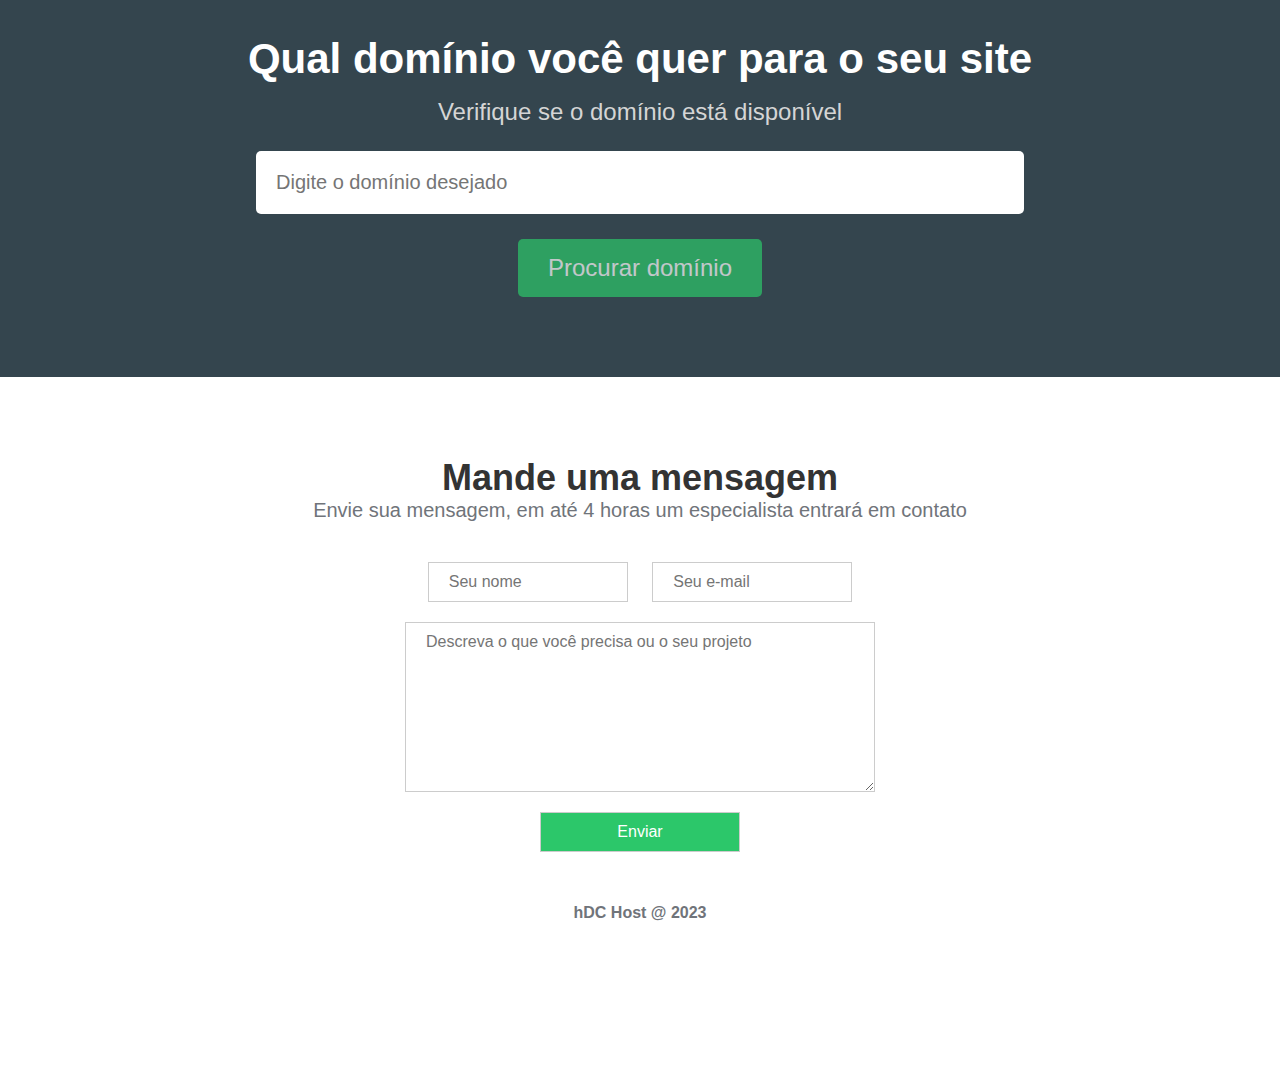
<file: PROJETO3-HDCHOST/index.html>
<!DOCTYPE html>
<html lang="pt-br">
<head>
    <meta charset="UTF-8">
    <meta name="viewport" content="width=device-width, initial-scale=1.0">
    <title>HDC HOST</title>
    <link rel="stylesheet" href="css/style.css">
    <link rel="stylesheet" href="https://cdnjs.cloudflare.com/ajax/libs/font-awesome/6.4.2/css/all.min.css" integrity="sha512-z3gLpd7yknf1YoNbCzqRKc4qyor8gaKU1qmn+CShxbuBusANI9QpRohGBreCFkKxLhei6S9CQXFEbbKuqLg0DA==" crossorigin="anonymous" referrerpolicy="no-referrer" />
</head>
<body>
    <div class="container">
        <div class="navbar-container">
            <nav>
                <a href="#"><img src="img/hdchostlogo.png" alt="hdchostlogo" class="logo"></a>
                <ul class="navbar-items">
                    <li>
                        <a href="#" class="default-item">Home</a>
                    </li>
                    <li>
                        <a href="#" class="default-item">Preço</a>
                    </li>
                    <li>
                        <a href="#" class="default-item">Contato</a>
                    </li>
                    <li>
                        <a href="#"class="default-btn">Entrar</a>
                    </li>
                </ul>
            </nav>
        </div>
        <main>
            <div class="main-banner">
                <h1>hDC Host</h1>
                <p>Os melhores serviços para projetos de todos os tamanhos!</p>
            </div>
            <section class="services-container">
                <ul>
                    <li>
                        <i class="fas fa-shield-alt"></i>
                        <h3>Segurança</h3>
                        <p>Lorem ipsum dolor sit amet consectetur adipisicing elit. Nemo quidem aperiam distinctio dolore quis soluta temporibus minima? Placeat molestiae esse doloribus, odit animi enim error expedita, commodi, provident quis non?</p>
                    </li>
                    <li>
                        <i class="fas fa-rocket"></i>
                        <h3>Performance</h3>
                        <p>Lorem ipsum dolor sit amet consectetur adipisicing elit. Nemo quidem aperiam distinctio dolore quis soluta temporibus minima? Placeat molestiae esse doloribus, odit animi enim error expedita, commodi, provident quis non?</p>
                    </li>
                    <li>
                        <i class="fas fa-comments"></i>
                        <h3>Suporte 24/7</h3>
                        <p>Lorem ipsum dolor sit amet consectetur adipisicing elit. Nemo quidem aperiam distinctio dolore quis soluta temporibus minima? Placeat molestiae esse doloribus, odit animi enim error expedita, commodi, provident quis non?</p>
                    </li>
                </ul>
            </section>
            <section class="pricing-container">
                <h2>Planos e Preços</h2>
                <p>Selecione o plano que atende as suas necessidades</p>
                <div class="plans-container">
                    <div class="plan">
                        <ul>
                            <li class="price">R$15/mês</li>
                            <li class="plan-name">Básico</li>
                            <li>2GB de espaço</li>
                            <li>1 Subdomínio</li>
                            <li>25 contas de e-mail</li>
                            <li>C-panel</li>
                            <li>Suporte 24/7</li>
                            <li class="plan-btn">Saber Mais</li>
                        </ul>
                    </div>
                    <div class="plan">
                        <ul>
                            <li class="price">R$30/mês</li>
                            <li class="plan-name">Dedicado</li>
                            <li>5GB de espaço</li>
                            <li>10 Subdomínio</li>
                            <li>50 contas de e-mail</li>
                            <li>C-panel</li>
                            <li>Suporte 24/7</li>
                            <li class="plan-btn">Saber Mais</li>
                        </ul>
                    </div>
                    <div class="plan">
                        <ul>
                            <li class="price recommended">R$50/mês</li>
                            <li class="plan-name ">Dedicado Plus</li>
                            <li>10GB de espaço</li>
                            <li>10 Subdomínio</li>
                            <li>100 contas de e-mail</li>
                            <li>C-panel</li>
                            <li>Suporte 24/7</li>
                            <li class="plan-btn recommended">Saber Mais</li>
                        </ul>
                    </div>
                    <div class="plan">
                        <ul>
                            <li class="price">R$100/mês</li>
                            <li class="plan-name">Cloud</li>
                            <li>20GB de espaço</li>
                            <li>20 Subdomínio</li>
                            <li>200 contas de e-mail</li>
                            <li>C-panel</li>
                            <li>Suporte 24/7</li>
                            <li class="plan-btn">Saber Mais</li>
                        </ul>
                    </div>
                </div>
            </section>
            <section class="searchdomain-container">
                <h2>Qual domínio você quer para o seu site</h2>
                <p>Verifique se o domínio está disponível</p>
                <form>
                    <input type="text"
                    name="domain"
                    id="domain"
                    placeholder="Digite o domínio desejado">
                    <input type="submit" value="Procurar domínio">
                </form>
            </section>
            <section class="contact-container">
                <h2>Mande uma mensagem</h2>
                <p>Envie sua mensagem, em até 4 horas um especialista entrará em contato</p>
                <form>
                    <input type="text" name="name" id="name" placeholder="Seu nome">
                    <input type="email" name="email" id="email" placeholder="Seu e-mail">
                    <textarea name="message" id="message" placeholder="Descreva o que você precisa ou o seu projeto"></textarea>
                    <input type="submit" value="Enviar">
                </form>
            </section>
        </main>
        <footer>
            <p>hDC Host @ 2023</p>

        </footer>
    </div>
</body>
</html>
</file>
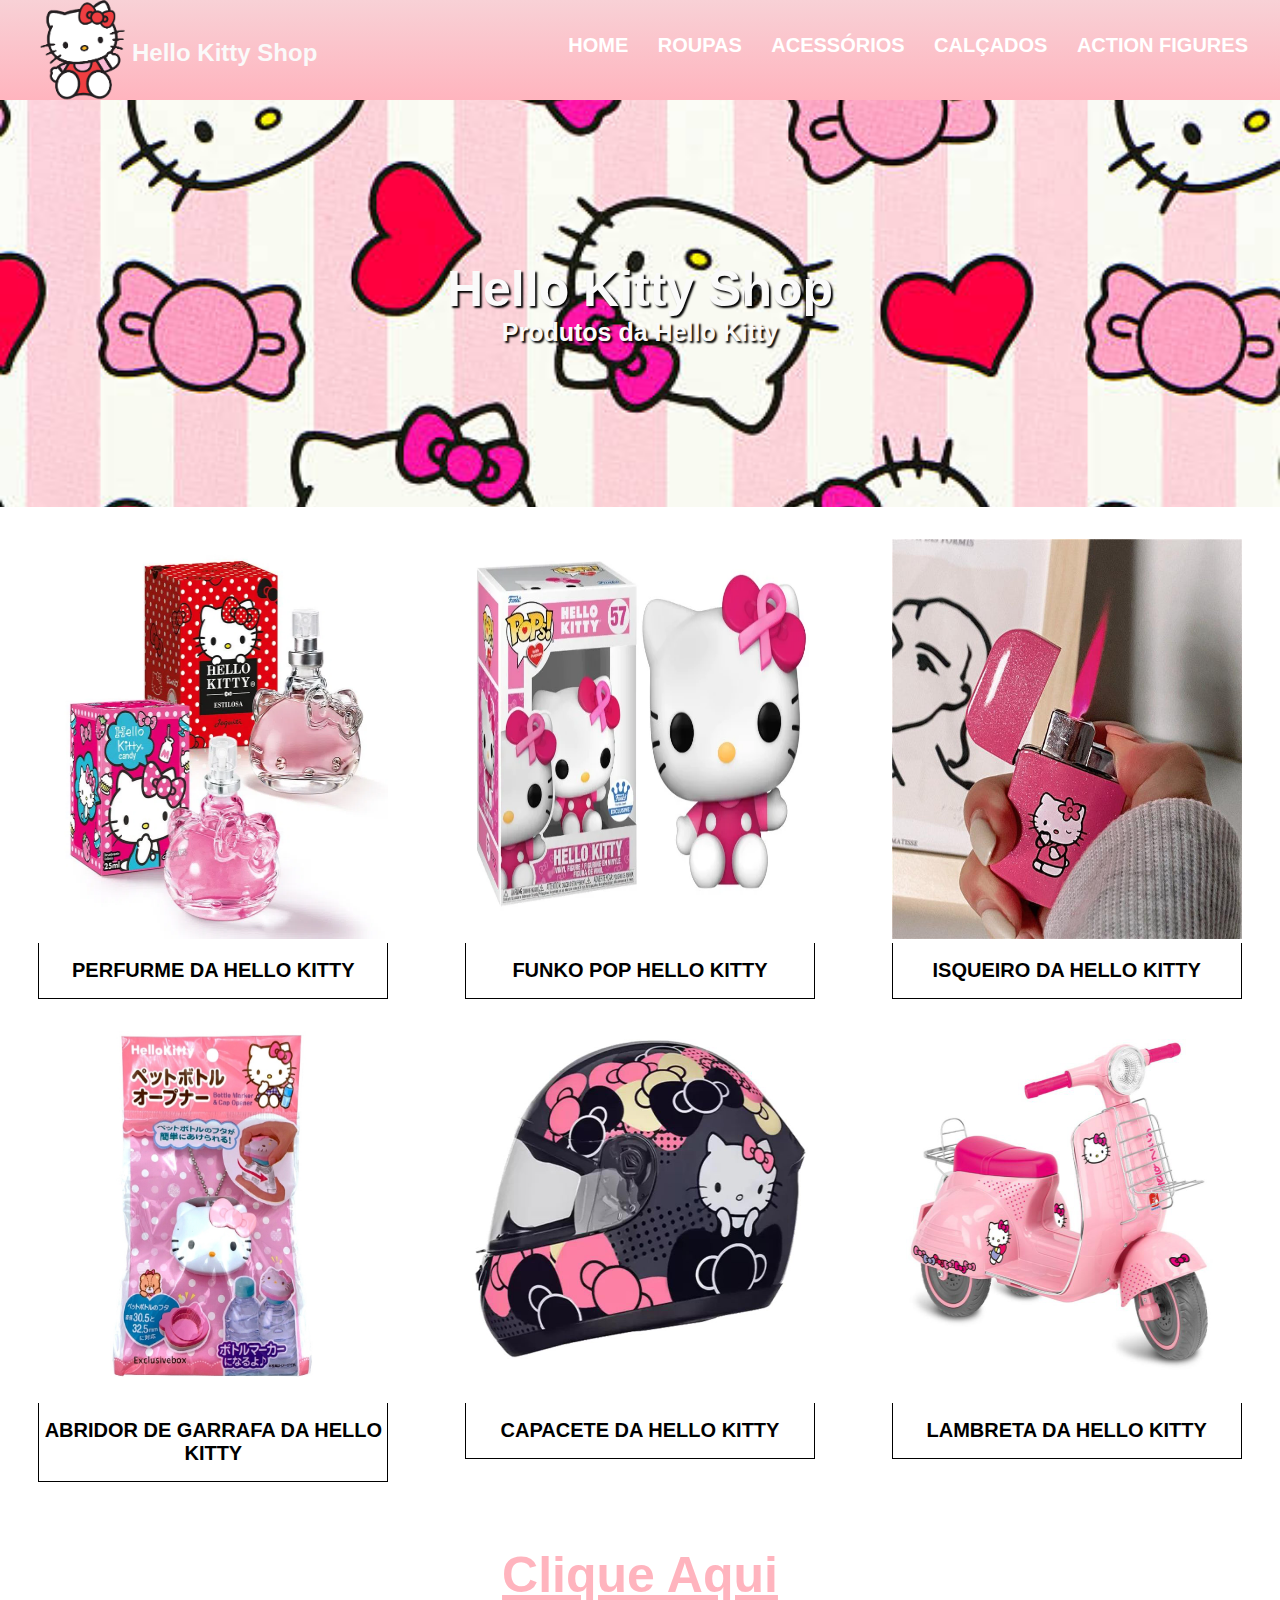
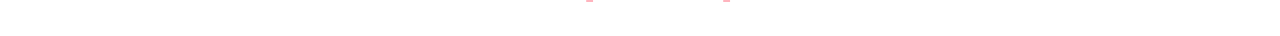
<file: PROJETO3.2 HELLOKITTY/index.html>
<!DOCTYPE html>
<html lang="pt-br">
<head>
    <meta charset="UTF-8">
    <meta name="viewport" content="width=device-width, initial-scale=1.0">
    <title>Hello Kitty</title>
    <link rel="stylesheet" href="css/style.css">
    <link
    rel="stylesheet"
    href="https://cdnjs.cloudflare.com/ajax/libs/animate.css/4.1.1/animate.min.css"
  />
</head>
<body>
    <div class="container">
        <div class="navbar-container">
            <nav>
                <div class="title-container">
                    <a href="#"><img class="logo" src="images/logohellokitty.png" alt="">
                    </a>

                    <a href="#">
                        <h2>Hello Kitty Shop</h2>
                    </a>
                </div>
                <ul class="navbar-items">
                    <a href="#">
                        <li class="default-item">Home</li>
                    </a>
                    <a href="#">
                        <li class="default-item">Roupas</li>
                    </a>
                    <a href="#">
                        <li class="default-item">Acessórios</li>
                    </a>
                    <a href="#">
                        <li class="default-item">Calçados</li>
                    </a>
                    <a href="#">
                        <li class="default-item">Action Figures</li>
                    </a>
                </ul>
        </div>
            </nav>
        <main>
            <div class="main-banner">
                <h2>Hello Kitty Shop</h2>
                <p>Produtos da Hello Kitty</p>

            </div>
            <section class="services-container">
                <ul>
                        <div class="products-container">
                            <li>
                                <img class="img-product" src="images/perfurme-hellokitty.webp" alt="perfurme da hello kitty">
                                <a href="#">Perfurme da Hello Kitty</a>
                            </li>
                            <li>
                                <img class="img-product" src="images/funko-hellokitty.webp" alt="funko hello kitty">
                                <a href="#">Funko Pop Hello Kitty</a>
                            </li>
                            <li>
                                <img class="img-product" src="images/isqueirohellokitty.jpg" alt="isqueiro hello kitty">
                                <a href="#">Isqueiro da Hello Kitty</a>
                            </li>
                        </div>
                    
                    
                        <div class="products-container">
                            <li>
                                <img class="img-product" src="images/abridor de garrafa.jpg" alt="abridor de garrafa da hello kitty">
                                <a href="#">Abridor de garrafa da Hello kitty</a>
                            </li>
                            <li>
                                <img class="img-product" src="images/capacetadahellokitty.jpg" alt="capacete da hello kitty">
                                <a href="#">Capacete da Hello Kitty</a>
                            </li>
                            <li>
                                <img class="img-product" src="images/lambretadahellokitty.jpg" alt="lambreta da hello kitty">
                                <a href="#">Lambreta da Hello Kitty</a>
                            </li>
                        </div>
                    
                </ul>
            </section>
            <section>
                <div class="video">
                    <h2 class="animate__heartBeat"><a href="video/video.html">Clique Aqui</a></h2>
                </div>
            </section>
        </main>
    </div>
    
</body>
</html>
</file>
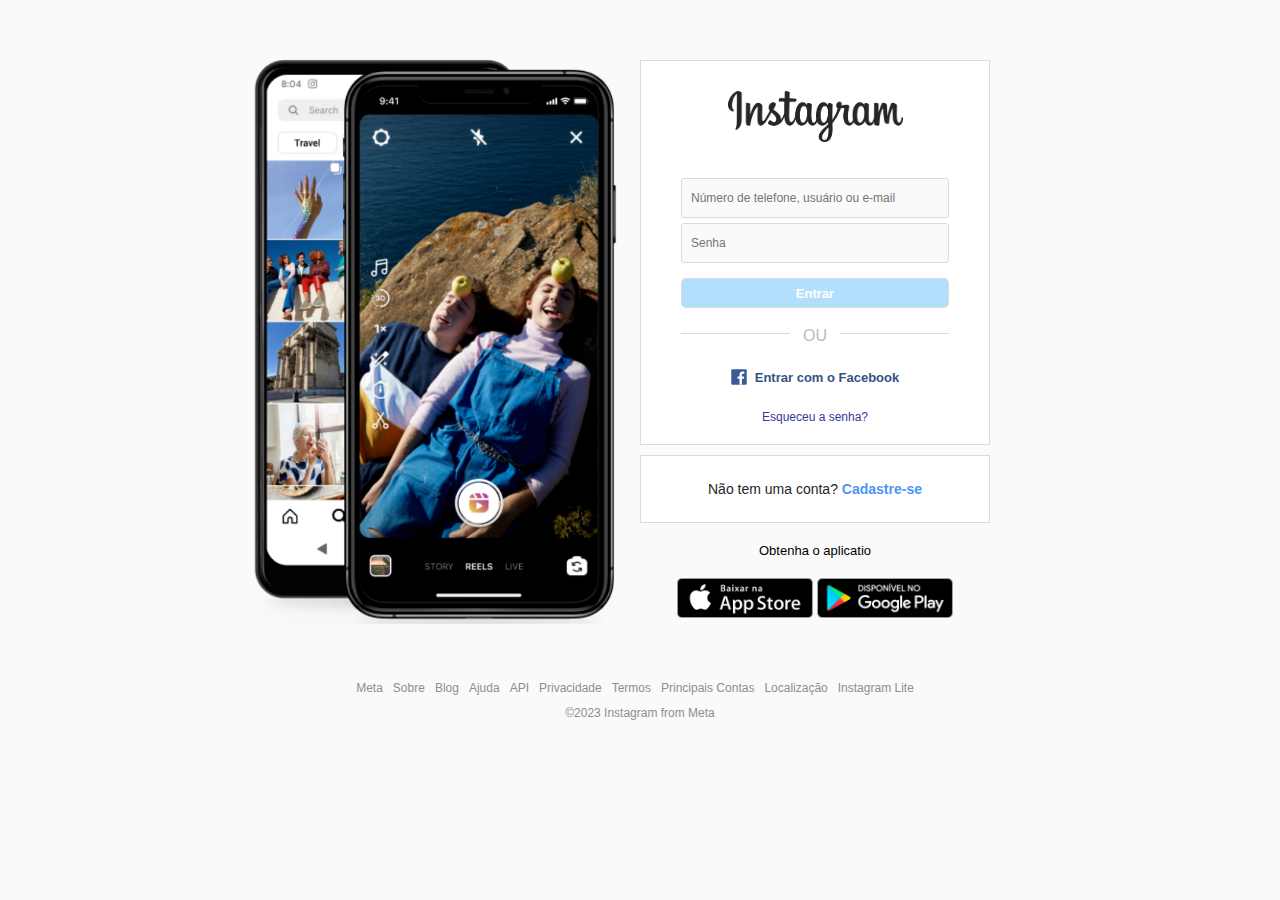
<file: PROJETO4-HOME-INSTAGRAM/index.html>
<!DOCTYPE html>
<html lang="pt-br">

<head>
    <meta charset="UTF-8">
    <meta name="viewport" content="width=device-width, initial-scale=1.0">
    <title>Instagram</title>
    <link rel="stylesheet" href="css/style.css">
    <link rel="shortcut icon" href="images/favicon.png" type="image/x-icon">
</head>

<body>
    <main>
        <div id="main-container">
            <!-- Banner container -->
            <div id="banner-container">
                <img src="images/banner2.png" alt="Crie uma conta no instagram">
            </div>
            <div id="form-container">
                <div id="form-box">
                    <img id="logo-insta" src="images/logo_instagram.png" alt="Logo instagram">
                    <form id="login-form">
                        <input type="text" name="user-name" placeholder="Número de telefone, usuário ou e-mail">
                        <input type="password" name="password" placeholder="Senha">
                        <input type="submit" value="Entrar">
                    </form>
                    <div class="separator">
                        <div class="line"></div>
                        <span>Ou</span>
                    </div>
                    <div id="other-links">
                        <div id="facebook-login">
                            <a href="#"> <img src="images/logo_facebook.svg" alt="Facebook Login">
                            <span>Entrar com o Facebook</span></a>
                        </div>
                        <div id="forgot-pass">
                            <a href="#">Esqueceu a senha?</a>
                        </div>
                    </div>
                </div>
            <div id="register-container">
                <p>Não tem uma conta? <a href="#">Cadastre-se</a></p>
            </div>
            <div id="app-container">
                <p>Obtenha o aplicatio</p>
                <a href="#">
                    <img src="images/apple_btn.png" alt="APPLE STORE">
                </a>
                <a href="#">
                    <img src="images/gplay_btn.png" alt="GOOGLE PLAY">
                </a>
            </div>
            </div>
        </div>
    </main>
    <footer>
        <nav>
            <ul id="footer-links">
                <li><a href="#">Meta</a></li>
                <li><a href="#">Sobre</a></li>
                <li><a href="#">Blog</a></li>
                <li><a href="#">Ajuda</a></li>
                <li><a href="#">API</a></li>
                <li><a href="#">Privacidade</a></li>
                <li><a href="#">Termos</a></li>
                <li><a href="#">Principais Contas</a></li>
                <li><a href="#">Localização</a></li>
                <li><a href="#">Instagram Lite</a></li>
            </ul>
        </nav>
        <p id="copyright">
            &copy;2023 Instagram from Meta
        </p>
    </footer>
</body>

</html>
</file>
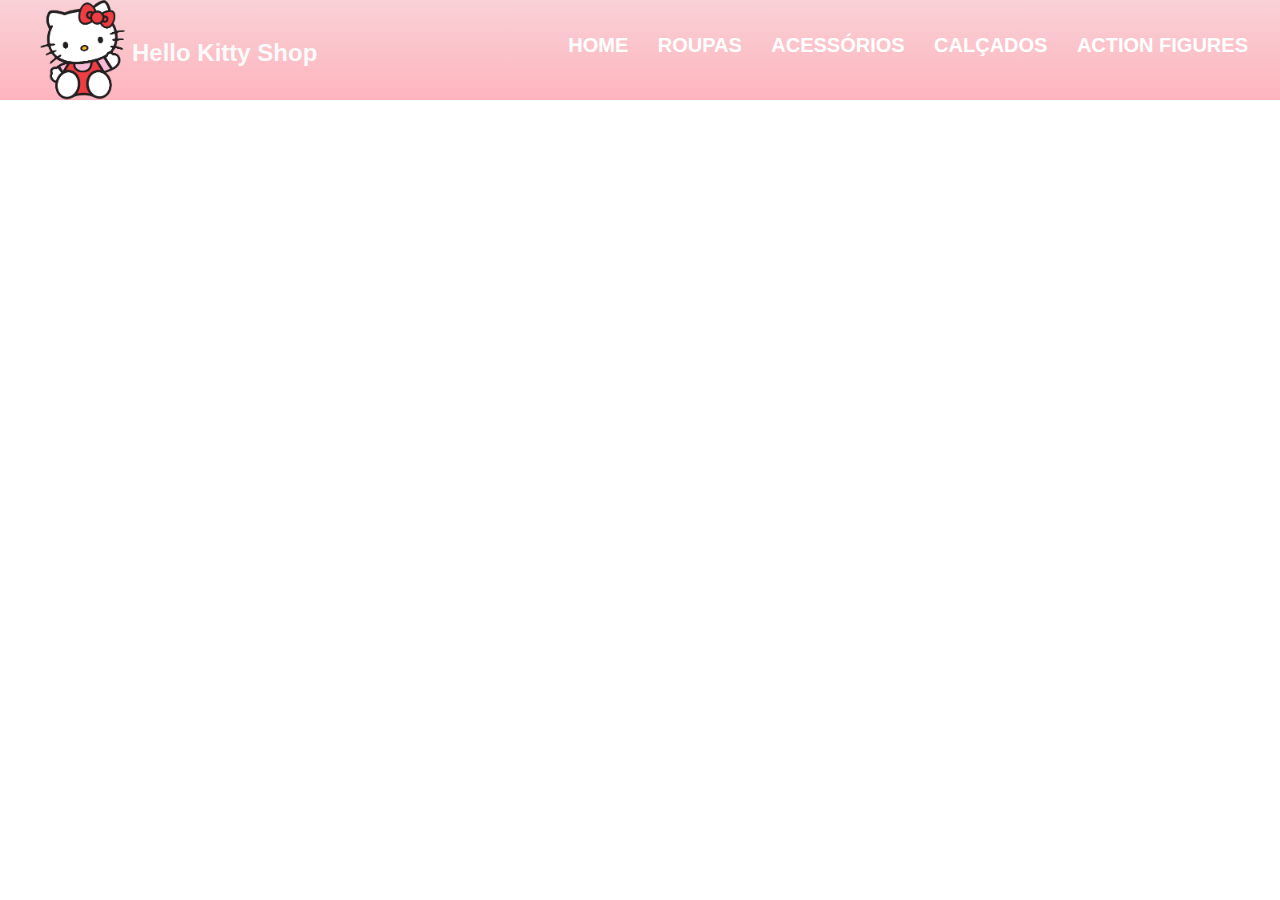
<file: PROJETO3.2 HELLOKITTY/video/video.html>
<!DOCTYPE html>
<html lang="pt-br">
<head>
    <meta charset="UTF-8">
    <meta name="viewport" content="width=device-width, initial-scale=1.0">
    <title>Hello Kitty</title>
    <link rel="stylesheet" href="css/style.css">
</head>
<body>
    <div class="container">
        <div class="navbar-container">
            <nav>
                <div class="title-container">
                    <a href="../index.html"><img class="logo" src="../images/logohellokitty.png" alt="">
                    </a>

                    <a href="../index.html">
                        <h2>Hello Kitty Shop</h2>
                    </a>
                </div>
                <ul class="navbar-items">
                    <a href="../index.html">
                        <li class="default-item">Home</li>
                    </a>
                    <a href="../index.html">
                        <li class="default-item">Roupas</li>
                    </a>
                    <a href="../index.html">
                        <li class="default-item">Acessórios</li>
                    </a>
                    <a href="../index.html">
                        <li class="default-item">Calçados</li>
                    </a>
                    <a href="../index.html">
                        <li class="default-item">Action Figures</li>
                    </a>
                </ul>
        </div>
            </nav>
        <div class="video-container">
            <iframe width="720" height="530" src="https://www.youtube.com/embed/cwJwDxEmjU4?si=nl6sAPzrMwEr1Whb" title="YouTube video player" frameborder="0" allow="accelerometer; autoplay; clipboard-write; encrypted-media; gyroscope; picture-in-picture; web-share" allowfullscreen></iframe>
        </div>
</body>
</html>
</file>
<file: PROJETO1-TRIBUTO/css/style.css>
html{
    font-family: Helvetica;
    background-color: #ddd;
}
.container{
    max-width: 1100px;
    background-color: white;
    position: relative;
    margin: 50px auto;
    padding: 20px 50px;
}
.bold{
    font-weight: bold;
}
/* Header */
.header{
    text-align: center;
    font-size: 40px;
}
.main-paragraph{
    font-style: italic;    
}
.featured-image{
    text-align: center;
    margin-top: 30px;
}
/* biografia */
.biography-container{
    padding: 25px 0px;
    margin: 25px 0px;
    border-top: 1px dashed #ddd;
    border-bottom: 1px dashed #ddd;
}
/* Citações */
.quotes-container{
    background-color: #ddd;
    padding: 30px;
    border-radius: 20px;
}
.quotes-container blockquote{
    font-weight: bold;
    font-size: 30px;
}
.quotes-container p{
    font-style: italic;
}
.curiosities-container{
    padding: 25px 0px;
    margin: 25px 0PX;
    margin-top: 1px dashed #ddd;
    margin-bottom: 1px dashed #ddd;
}
.curiosities-container li{
    height: 30px;
    padding: 10px 5px;
}
.img-bold{
    font-weight: bold;
    text-align: center;
}
.list{
    background-color: #ddd;
}
.list img{
    margin: 10px 0px;
}
.img-band{
    border: 2px solid blue  ;
}
</file>
<file: PROJETO2.1-FORM/css/style.css>
*{
    margin: 0;
    padding: 0;
}
#titulo, #subtitulo{
    font-family: sans-serif;
    color: #380b61;
    margin-left: 7%;
}

#subtitulo{
    margin-left: 10%;
}

fieldset{
    border: 0;
}

body{
    background-color: #F0F8FF;
    font-family: sans-serif;
    font-size: 1em;
    color: #59429d;
    margin-left: 36%;
    margin-top: 2%;
    justify-content: center;
}
label{
    font-weight: bold;
    padding: 3px;
}
input, select, textarea, button{
    border-radius: 5px;
}
.campo{
    margin-bottom: 1em;
}
.campo label{
    margin-bottom: 0.2em;
    color: #59429d;
    display: block;

}
fieldset .grupo .campo{
    float: left;
    margin-right: 1em;
}


.campo input[type="text"], .campo input[type="email"], .campo select, .campo textarea{
    padding: 0.2em;
    border: 0.1em solid #59429d ;
    box-shadow: 2px 2px rgba(0, 0, 0, 0.2);
    display: block;
}
.campo select option{
    padding: 1em;
}
#senioridade{
    width: auto; /* Defina a largura desejada em pixels ou outra unidade de medida */
    height: 30px;
    margin-left: 2px;
}
.campo input:focus, .campo select:focus, .campo textarea:focus, .grupo input:focus{
    background: #e0e0f8;
}
.btn{
    font-size: 1.2em;
    background: #59429d;
    border: 0;
    margin-bottom: 1em;
    color: #fff;
    padding: 0.2em 0.6em;
    box-shadow: 2px 2px rgba(0, 0, 0, 0.2);
    text-shadow: 1px 1px rgba(0, 0, 0, 0.2);
    position: absolute;
    top: 65%;
    left: 50%;
    margin-right: -50%;
    transform: translate(-50%, -50%);
}
.btn:hover{
    background: #ccbbff;
    box-shadow: 2px 2px rgba(0, 0, 0, 0.2);
    text-shadow: none;
}
textarea{
    width: 26em;
}
#check{
    display: inline-block;
}
</file>
<file: PROJETO2.2-FORM/css/style.css>
* {
    margin: 0;
    padding: 0;
}
.container{
    max-width: 2000px;
    
}
body{
    background-color: #f0ebf8;
    padding-bottom: 1000px;
}
h1,
h2,
h3,
h4,
h5{
    color: #333;
}
p, label{
    color: #444;
    font-weight: bold;
}
input{
    border: none;
    border-bottom: 1px solid #ccc;
    padding: 8px 10px;
    border-radius: 5px;
    box-shadow: 2px 2px rgba(0, 0, 0, 0.2);
}

input[type="text"],
input[type="number"]{
    width: 200px;
}
.register-title{
    border-top: 0.5px dashed #9c9494;
    border-bottom: 0.5px dashed #9c9494;
}
.header{
    height: 160px;
    padding: 20px;
    background-color: #F27D52;
}
.header h3{
    color: white;
    margin-top: 0;
}
.form-container{
    background-color: #fdfdfd;
    width: 60%;
    margin: 0 auto;
    position: relative;
    top: -62px;
}
.form-header{
    border-bottom: 1px solid #dfdfdf;
    height: 45px;
}
.form-header p{
    color: #F27D52;
    border-bottom: 2px solid #F27D52;
    width: 100px;
    text-align: center;
    margin: 0 auto;
    text-transform: uppercase;
    height: 45px;
    line-height: 45px;
}
.form-body{
    padding: 30px;
}
.form-title{
    margin-bottom: 15px;
}
.form-body p{
    margin-bottom: 20px;
}
.box-input{
    margin-bottom: 35px;
}
.block{
    display: block;
}
.optional-box{
    display: inline-block;
    margin: 0px 30px 30px 0px;
}
.list-franchises{
    list-style: none;
    margin-bottom: 10px;
}
.optional-box p{
    display: block;
}
.box-input p{
    margin-bottom: 15px;
}
#boots-size{
    margin-bottom: 4px;
}

a:focus,a:hover {
    color: #000;
    text-decoration: underline;
}
a, a:visited, a:active{
    color: #000;
    text-decoration: none;
}
img:focus, img:hover{
    border: 1px solid #232222;
}
.list-franchises label:focus, .list-franchises label:hover{
    font-weight: 900;
}
.box-input input:focus, .box-input input:hover, .box-input select:focus, .box-input select:hover{
    height: 25px;
    background: #f27d526d;
}
.optional-products{
    display: inline-block;
    margin: 0px 30px 30px 0px;
}
.choice-products h2{
    padding-bottom: 10px;
}
.choice-products{
    padding-top: 10px;
}
</file>
<file: PROJETO3-HDCHOST/css/style.css>
/* Geral */
* {
   margin: 0; 
   padding: 0;
   font-family: Arial, Helvetica, sans-serif;
   box-sizing: border-box;
}
h1, h2, h3{
    color: #333;
}
p{
    color: #70747a;
}

/* Navbar */
.navbar-container{
    width: 100%;
    height: 90px;
    background-color: #232a31;
    padding: 0 2rem;
}
nav{
    position: relative;
}
.logo{
    width: 50px;
    margin-top: 15px;
}
.navbar-items{
    position: absolute;
    right: 0;
    height: 80px;
    line-height: 80px;
    margin: 0;
    display: inline-block;
    transition: 0.2s;
}
.navbar-items li{
    display: inline-block;
    text-transform: uppercase;
    margin-left: 25px;
}
.navbar-items a{
    color: #fff;
    text-decoration: none;
    transition: 0.5s;
}
.navbar-items a:hover{
    color: #ccc;
   
}
.default-btn{
    padding: 15px 20px;
    background-color: #2cc76a;
    border-radius: 5px;
    transition: 0.2s;
}
.navbar-items .default-item:hover{
    font-size: larger;
}
.navbar-items .default-btn:hover{
    background-color: #22bb5f;
    color: #fff;
    font-size: large;
    padding: 25px 30px;
}
.main-banner{
    background-image: url("../img/mainbanner.png");
    background-size: cover;
    background-position: center;
    padding: 10rem 0;
}
.main-banner h1, .main-banner p{
    color: #fff;
    text-align: center;
    font-weight: bold;
    text-shadow: #000 3px 2px 3px;
}
.main-banner h1{
    font-size: 56px;
}
.main-banner p{
    font-size: 20px;
}

/* Services */
.services-container{
    padding: 5rem 0;
}
.services-container ul{
    display: flex;
    width: 90%;
    margin: 0 auto;
}
.services-container li{
    flex: 1 1 200px;
    list-style: none;
    text-align: center;
    padding: 20px;
}
.fas{
    font-size: 60px;
    margin-bottom: 15px;
}
.fa-shield-alt{
    color: #2cc76a;
}
.fa-rocket{
    color: #ef3f29;
}
.fa-comments{
    color: #ef8f29;
}
.services-container h3{
    margin-bottom: 25px;
}
.services-container p{
    line-height: 24px;
}

/* prices and plans */
.pricing-container{
    padding-bottom: 5rem;
    text-align: center;
}
.pricing-container h2{
    font-size: 36px;
    margin-top: 0;
}
.pricing-container p{
    font-size: 20px;
}
.plans-container {
    display: flex;
    justify-content: space-between;
    width: 90%;
    margin: 50px auto 0;
}
.plan {
    flex: 1;
    max-width: 275px;
    margin: 0px 20px;
    transition: 0.4s;
}
.plan ul{
    padding: 0;
}
.plan li{
    list-style: none;
    height: 50px;
    line-height: 50px;
    background-color: #e8e9ea;
    color: #333;
}
.plan .price{
    width: 120px;
    height: 120px;
    border-radius: 50%;
    color:  #fff;
    line-height: 120px;
    margin: 0 auto -50px;
    text-align: center;
    background-color: #2cc762;
    font-size: 18px;
    position: relative;
}
.plan .plan-name{
    text-transform: uppercase;
    font-size: 20px;
    font-weight: bold;
    color: #fff;
    background-color: #202b34;
    padding: 50px 0;
}
.plan .plan-btn{
    background-color: #2cc762;
    color: #fff;
    height: 75px;
    font-size: 24px;
    line-height: 75px;
    cursor: pointer;
}
.plan .recommended{
    background-color: #f45c57;
}
.plan:hover{
    padding-top: 30px;
    flex: 1.1;
    cursor: pointer;

}
.searchdomain-container{
    background-color: #34454e;
    text-align: center;
    padding: 5rem 0;
}
.searchdomain-container h2{
    color: #fff;
    font-size: 42px;
    margin-bottom: 15px;
}
.searchdomain-container p{
    color: #d5d5d5;
    font-size: 24px;
    margin-bottom: 25px;
}
.searchdomain-container input{
    display: block;
    border: none;
    border-radius: 5px;
    margin: 0 auto;
}
.searchdomain-container input[type="text"]{
    width: 60%;
    padding: 20px;
    font-size: 20px;
    margin-bottom: 25px;
}
.searchdomain-container input[type="text"]:hover{
    padding: 22px;
    width: 65%;
    font-size: 22px;
    background-color: #ccc;
    border: 1px solid #000;

}
.searchdomain-container input[type="submit"]{
    background-color: #2cc76a;
    padding: 15px 30px;
    color: #fff;
    font-size: 24px;
    cursor: pointer;
    opacity: .7;
}
.searchdomain-container input[type="submit"]:hover{
    opacity: 1;
    padding: 20px 35px;
    font-size: 30px;
    margin-top: 5px;
}
/* contact-form */
.contact-container{
    text-align: center;
    padding: 5rem 0 2rem 0;
}
.contact-container h2{
    font-size: 36px;
}
.contact-container p{
    font-size: 20px;
    margin-bottom: 40px;
}
.contact-container input, .contact-container textarea{
    width: 200px;
    padding: 10px 20px;
    font-size: 16px;
    border: 1px solid #ccc;
    margin: 0 10px 20px;
}
.contact-container textarea{
    display: block;
    margin: 0 auto 20px;
    width: 470px;
    height: 170px;
}
.contact-container textarea:hover{
    width: 500px;
    height: 200px;
    font-size: 18px;
    font-weight: bold;
    border: 1px solid #000;
    background-color: #cccccc1d;
}
.contact-container input:hover{
    padding: 20px;
    font-size: 18px;
    font-weight: bold;
    border: 1px solid #000;
    background-color: #cccccc1d;
}
.contact-container input[type="submit"]{
    display: block;
    margin: 0 auto;
    background-color: #2cc76a;
    color: #fff;
    cursor: pointer;
}
footer{
    text-align: center;
    font-weight: bold;
    margin:20px 0px 150px;
}

/* small laptops */
@media (max-width: 1100px){
    .plans-container{
        width: 95%;
    }
    .plan{
        margin: 0 5px;
    }
}
/* tablets */
@media (max-width:900px) {
    .main-banner p{
        padding: 0 6rem;
    }
    .searchdomain-container{
        padding: 2rem 4rem;
    }
}
/* celular 576px */
@media (max-width: 576px){
    html, body{
        overflow-x: hidden;
    }
    .main-banner{
        padding: 0 2rem;
    }
    .navbar-items{
        font-size: 12px;
        margin-left: 10px;
    }
    .services-container li{
        flex-direction: column;
    }
    .plans-container{
        flex-direction: column;
        width: 100%;
        padding: 0 2rem;
        margin-bottom: 15px;
    }
    .plan{
        width: 100%;
        max-width: 100%;

    }
    .contact-container{
        padding: 3rem 2rem;
    }
    .contact-container input, .contact-container textarea{
        width: 100%;
        margin: 10px 0;

    }
    .searchdomain-container h2{
        font-size: 28px;
    }

    .searchdomain-container input[type="text"]{
        width: 100%;
    }
}
</file>
<file: PROJETO3.2 HELLOKITTY/css/style.css>
*{
    margin: 0;
    padding: 0;
    font-family: Arial, Helvetica, sans-serif;
    box-sizing: border-box;
}
.navbar-container{
    width: 100%;
    height: 100px;
    background-image: linear-gradient(to bottom, #F8D1D6, #ff97a5b7);
    padding: 0 2rem;
}
a{
    text-decoration: none;
}
nav{
    position: relative;
    display: flex;
}
.logo{
    width: 100px;
}
.title-container{
    display: flex;
    align-items: center;
}
.title-container h2{
    color: #fafafa;
    font-weight: bold;
}
.navbar-items{
    position: absolute;
    right: 0;
    height: 90px;
    line-height: 90px;
    margin: 0;
    display: inline-block;
}
.navbar-items li{
    display: inline-block;
    text-transform: uppercase;
    margin-left: 25px;
    color: white;
    font-weight: bold;
    font-size: 20px;
    transition: 0.5s;
}
.navbar-items li:hover{
    font-size: x-large;
}
.main-banner{
    background-image: url(../images/hellokitty.jpg);
    background-size: cover;
    background-position: center;
    padding: 10rem 0; 
}
.main-banner h2, .main-banner p{
    text-align: center;
    color: #fafafa;
    font-weight: bold;
    text-shadow: 2px 2px 2px #000;
}
.main-banner h2{
    font-size: 50px;
}
.main-banner p{
    font-size: 25px;
}
.services-container{
    padding: 2rem 0;
}

.img-product{
    width: 350px;
    height: 400px;
}


.products-container{
    display: flex;
}
.products-container li{
    margin: 0 auto;
    list-style: none;
}


.services-container a{
    text-decoration: none;
    color: #000;
    display: block;
    text-align: center;
    font-size: 20px;
    font-weight: bolder;
    text-transform: uppercase;
    max-width: 350px;
    padding: 1rem 0;
    border: 1px solid #000;
    border-top: 0;

}
.services-container a:hover{
    text-decoration: underline;
}
.video{
    display: flex;
    margin: 2rem 0;
}
.video h2{
    margin: 0 auto;
    font-size: 50px;
}
.video a{
    color: #ff97a5b7;
    text-decoration: underline #ff97a5b7;;

}
.animate__heartBeat{
    animation: infinite;
}
.animate__heartBeat:hover{
    animation: 0;
}
</file>
<file: PROJETO4-HOME-INSTAGRAM/css/style.css>
*{
    margin: 0;
    padding: 0;
    box-sizing: border-box;
    font-family: Arial, Helvetica, sans-serif;
}
body{
    background-color: #fafafa;
}

/* Container */
#main-container{
    display: flex;
    margin-top: 30px;
}
#banner-container, #form-container{
    flex: 1 1 0;
    width: 50%;
}
#banner-container{
    text-align: right;
}
#banner-container img{
    width: 100%;
    margin-top: 25px;
    margin-right: 15px;
    max-width: 380px;

}
#form-container{
    text-align: center;
}
#form-box{
    background-color: #fff;
    border: 1px solid #dbdbdb;
    width: 350px;
    margin-top: 30px;
}
#logo-insta{
    width: 175px;
    height: 51px;
    margin: 30px auto 12px;
}
#login-form{
    margin-top: 20px;
}
#login-form input{
    display: block;
    font-size: 12px;
    padding: 12px 9px;
    background-color: #fafafa;
    border: 1px solid #dbdbdb;
    border-radius: 3px;
    width: 268px;
    margin: 5px auto;  
}
#login-form input[type="submit"]{
    background-color: #b2dffc;
    color: #fff;
    margin-top: 15px;
    border-radius: 5px;
    height: 30px;
    font-size: 13px;
    padding: 0;
    font-weight: bold;
}

.separator{
    position: relative;
}
.line{
    border-top: 1px solid #dbdbdb;
    width: 268px;
    margin: 25px auto 35px;

}
.separator span{
    position: absolute;
    text-transform: uppercase;
    color: #bbb;
    background-color: #fff;
    top: -6px;
    width: 50px;
    margin-left: -25px;
}
/* facebook login */
#facebook-login{
    margin-bottom: 25px;
}
#facebook-login a{
    text-decoration: none;
    color: #385185;
    display: flex;
    align-items: center;
    justify-content: center;
}
#facebook-login img{
    width: 16px;
    height: 16px;
    margin-right: 8px;
}
#facebook-login span{
    font-weight: bold;
    font-size: 13px;
    margin-top: 1px;
}
/* Esqueceu a senha */
#forgot-pass{
    margin-bottom: 20px;
    font-size: 12px;
}
#forgot-pass a{
    text-decoration: none;
    color: #373799;
}
/* REGISTER */
#register-container{
    background-color: #fff;
    border: 1px solid #dbdbdb;
    width: 350px;
    margin-top: 10px;
    padding: 25px;
}
#register-container p{
    font-size: 14px;
    color: #262626;
}
#register-container a{
    color: #4a95f6;
    font-weight: bold;
    text-decoration: none;
}

/* GET APPS */
#app-container{
    text-align: center;
    width: 350px;
}
#app-container p{
    margin: 20px 0;
    font-size: 13px;
}
#app-container a{
    text-decoration: none;
}
#app-container img{
    width: 136px;
    height: 40px;
}
footer{
    text-align: left;
    width: 1000px;
    margin: 50px auto;
    display: flex;
    flex-direction: column;
    justify-content: center;
    align-items: center;
}
footer #footer-links{
    display: flex;
    list-style: none;
}
#footer-links li{
    margin-right: 10px;
}
#footer-links a, #copyright{
    text-decoration: none;
    color: #8e8e8e;
    font-size: 12px;
}
#copyright{
    margin-top: 10px;
}
/* mobile */
@media (max-width: 450px){
    body{
        background-color: white;
    }
    #banner-container{
        display: none;
    }
    #main-container,  #form-box{
        margin-top: 0;
    }
    #form-container, #form-box, #register-container, #app-container{
        width: 100%;
        border: none;

    }
    footer{
        width: 90%;
    }
    #footer-links{
        flex-wrap: wrap;
        justify-content: center;
    }
}
</file>
<file: PROJETO3.2 HELLOKITTY/video/css/style.css>
*{
    margin: 0;
    padding: 0;
    font-family: Arial, Helvetica, sans-serif;
    box-sizing: border-box;
}
.navbar-container{
    width: 100%;
    height: 100px;
    background-image: linear-gradient(to bottom, #F8D1D6, #ff97a5b7);
    padding: 0 2rem;
}
a{
    text-decoration: none;
}
nav{
    position: relative;
    display: flex;
}
.logo{
    width: 100px;
}
.title-container{
    display: flex;
    align-items: center;
}
.title-container h2{
    color: #fafafa;
    font-weight: bold;
}
.navbar-items{
    position: absolute;
    right: 0;
    height: 90px;
    line-height: 90px;
    margin: 0;
    display: inline-block;
}
.navbar-items li{
    display: inline-block;
    text-transform: uppercase;
    margin-left: 25px;
    color: white;
    font-weight: bold;
    font-size: 20px;
    transition: 0.5s;
}
.navbar-items li:hover{
    font-size: x-large;
}
.video-container{
    display: flex;
    margin: 2rem;
}
.video-container iframe{
    margin: 0 auto;
}
</file>
<file: PROJETO2-FORM/css/styles.css>
/* reset */
* {
    margin: 0;
    padding: 0;
    font-family: Arial, Helvetica, sans-serif;
}

body{
    background-color: #f0ebf8;
}
h1,
h2,
h3,
h4,
h5 {
    color: #333;
}
p, label{
    color: #444;
}
input {
    border: none;
    border-bottom: 1px solid #ccc;
    padding: 10px 0px;
}
input[type="text"],
input[type="date"],
input[type="number"],
textarea,
input[type="file"]{
    width: 400px;
}

/* page header */
textarea{
    padding: 10px 5px;
}
.header{
    height: 160px;
    padding: 20px;
    background-color: #673ab7;
}
.header h3{
    color: white;
    margin-top: 0;
}
.form-container{
    background-color: #fdfdfd;
    width: 60%;
    margin: 0 auto;
    position: relative;
    top: -62px;
}
/* form-container */
.form-header{
    border-bottom: 1px solid #dfdfdf;
    height: 45px;
}
.form-header p{
    color: #673ab7;
    border-bottom: 2px solid #673ab7;
    width: 100px;
    text-align: center;
    margin: 0 auto;
    text-transform: uppercase;
    height: 45px;
    line-height: 45px;
}
/* form-body */
.form-body{
    padding: 30px;
}
.form-title{
    margin-bottom: 15px;
}
.form-body p{
    margin-bottom: 20px;
}
.required-field{
    color: #d80835;
} 
.box-input{
    margin-bottom: 35px;
}
.block{
    display: block;
}
.optional-box{
    display: inline-block;
    margin: 0 30px 30px 0;
}
.optional-list li{
    list-style: none;
    margin-bottom: 10px;
}
.box-input p{
    margin-bottom: 15px;
}
.btn-submit{
    background-color: #673ab7;
    color: #fff;
    border: 2px solid transparent;
    width: 150px;
    height: 50px;
    cursor: pointer;
    text-transform: uppercase;
    transition: 0.5s;
}
.btn-submit:hover{
    background-color: #fdfdfd;
    border-color: #673ab7;
    color: #673ab7;
}
</file>
